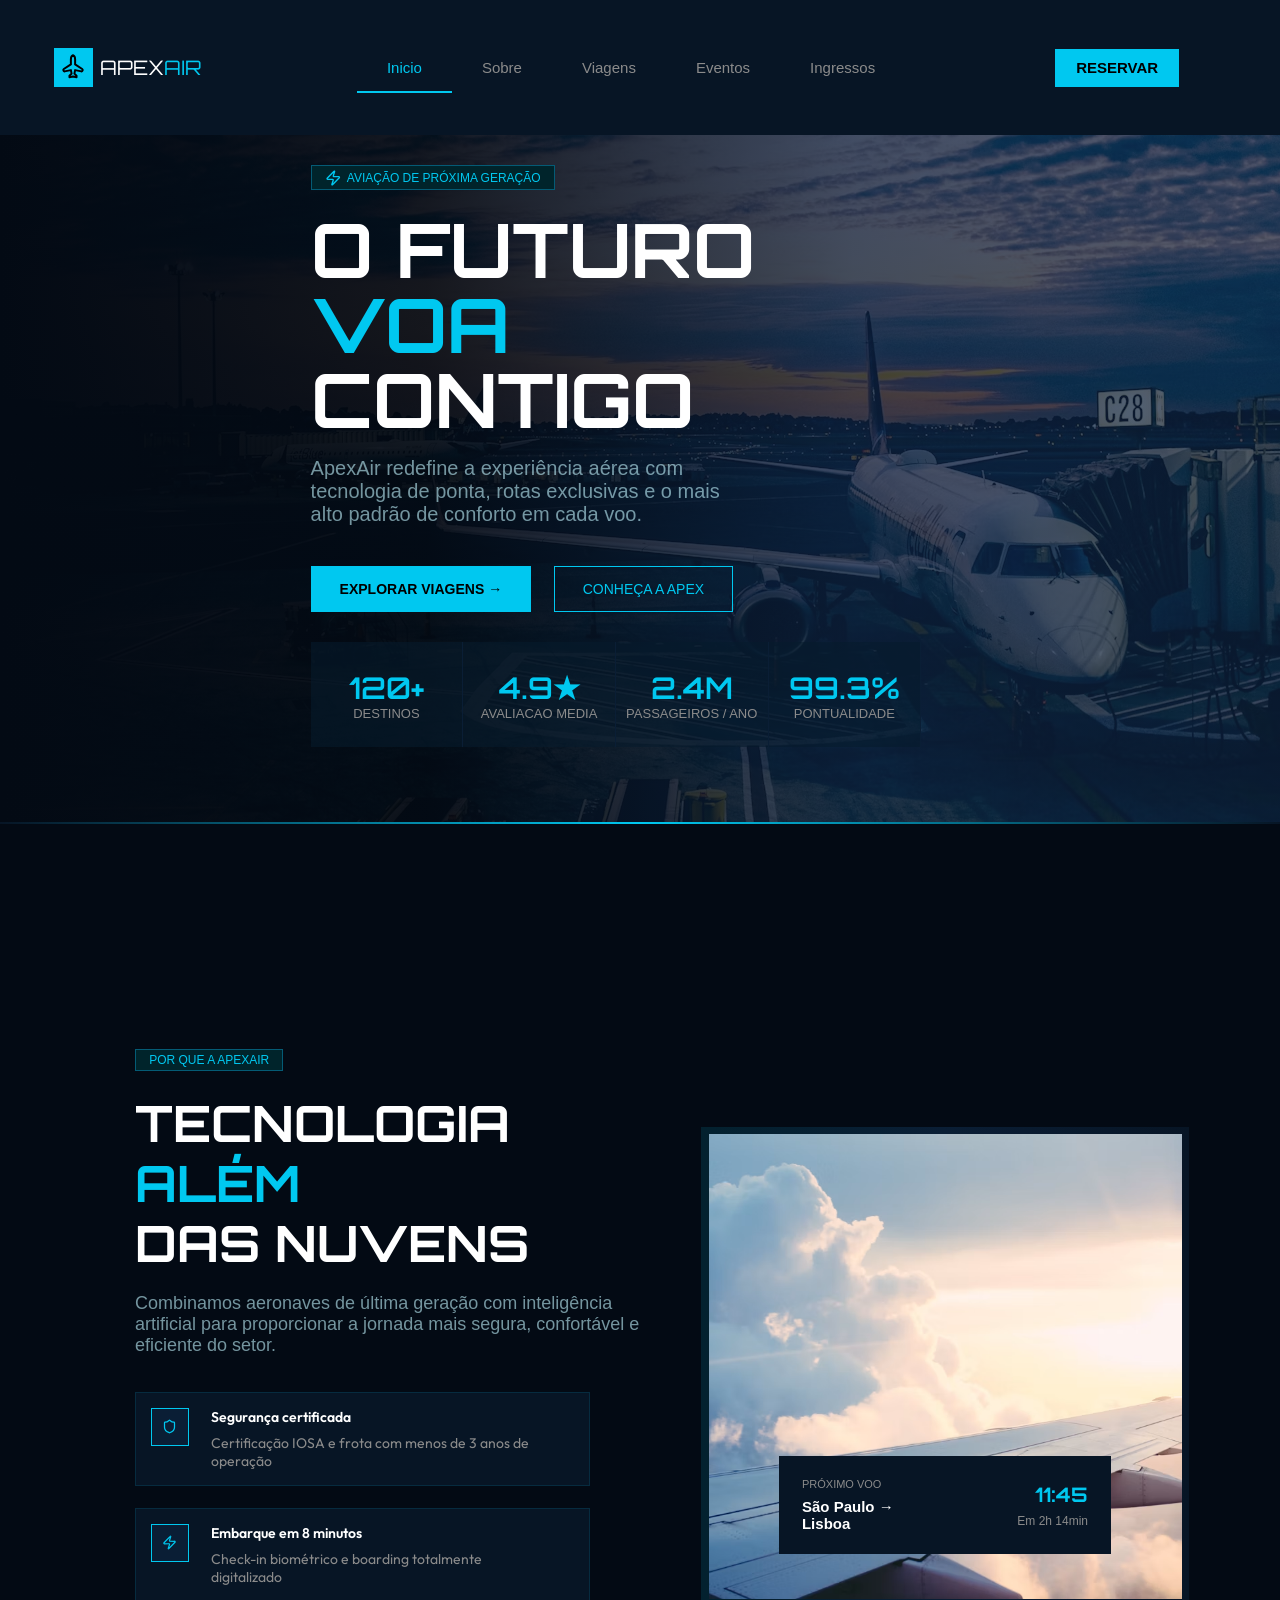
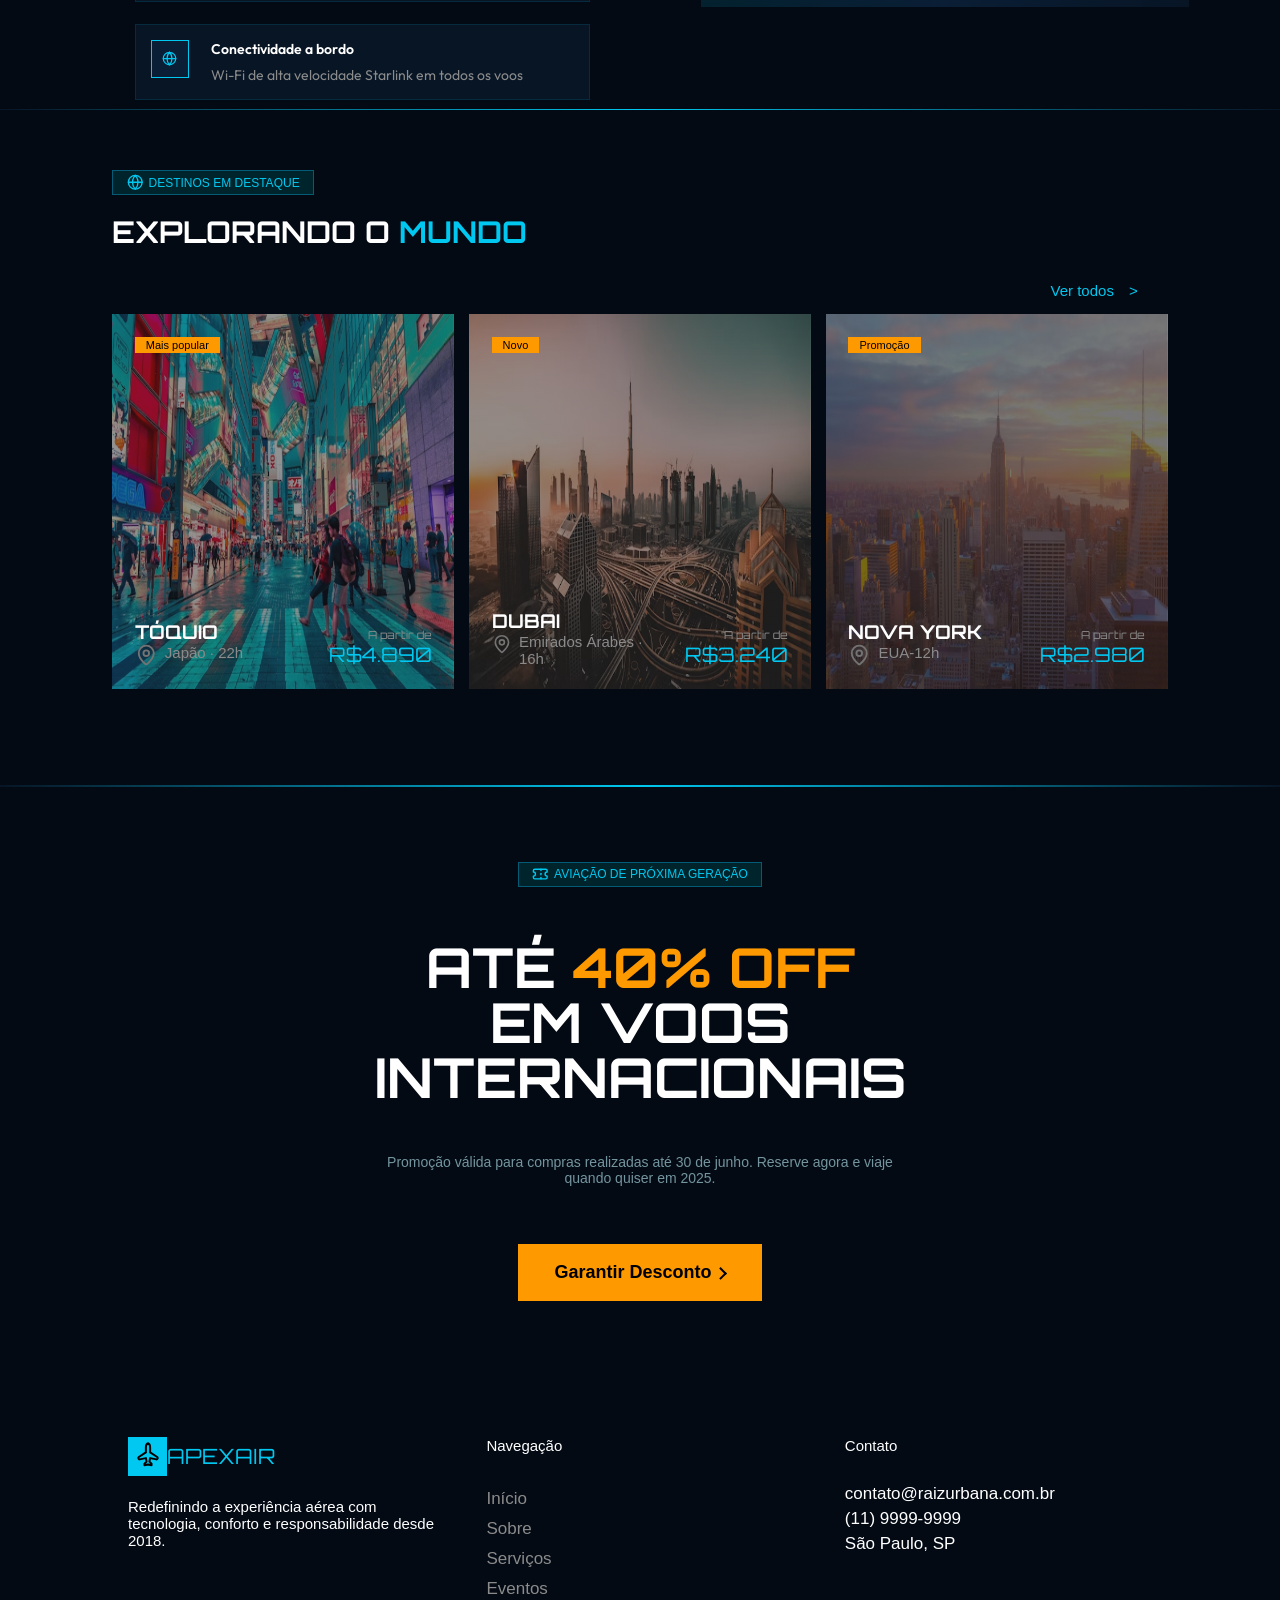
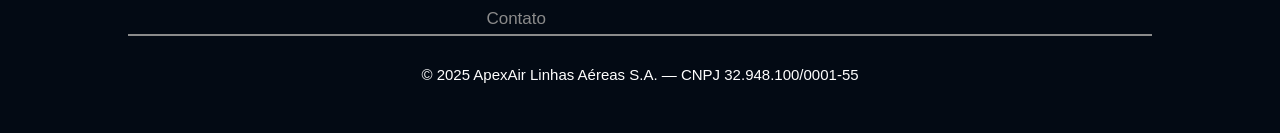
<file: index.html>
<!DOCTYPE html>
<html lang="pt-br">

<head>
    <meta charset="UTF-8">
    <meta name="viewport" content="width=device-width, initial-scale=1.0">
    <link rel="preconnect" href="https://fonts.googleapis.com">
    <link rel="preconnect" href="https://fonts.gstatic.com" crossorigin>
    <link href="https://fonts.googleapis.com/css2?family=Orbitron:wght@400..900&display=swap" rel="stylesheet">
    <link rel="preconnect" href="https://fonts.googleapis.com">
    <link rel="preconnect" href="https://fonts.gstatic.com" crossorigin>
    <link href="https://fonts.googleapis.com/css2?family=Outfit:wght@100..900&display=swap" rel="stylesheet">
    <link rel="preconnect" href="https://fonts.googleapis.com">
    <link rel="preconnect" href="https://fonts.gstatic.com" crossorigin>
    <link
        href="https://fonts.googleapis.com/css2?family=DM+Mono:ital,wght@0,300;0,400;0,500;1,300;1,400;1,500&display=swap"
        rel="stylesheet">
    <link rel="stylesheet" href="CSS/cabecalho.css">
    <link rel="stylesheet" href="CSS/css-geral.css">
    <link rel="stylesheet" href="CSS/style.css">
    <link rel="stylesheet" href="CSS/footer.css">
    <title>Inicio</title>
</head>

<body>
    <header class="cabecalho" id="container-menu"></header>
    <section class="sessao-inicio pad">
        <div class="container">
            <div class="conteudo-inicio">
                <div class="faixa-mensagem">
                    <span class="icone"><svg xmlns="http://www.w3.org/2000/svg" width="24" height="24"
                            viewBox="0 0 24 24" fill="none" stroke="#00c8f0" stroke-width="2" stroke-linecap="round"
                            stroke-linejoin="round" class="lucide lucide-zap w-4 h-4 text-[#00c8f0]"
                            data-fg-d3bl89="0.8:1.44306:/src/app/App.tsx:232:21:9266:45:e:f.icon"
                            data-fgid-d3bl89=":r2d:">
                            <path
                                d="M4 14a1 1 0 0 1-.78-1.63l9.9-10.2a.5.5 0 0 1 .86.46l-1.92 6.02A1 1 0 0 0 13 10h7a1 1 0 0 1 .78 1.63l-9.9 10.2a.5.5 0 0 1-.86-.46l1.92-6.02A1 1 0 0 0 11 14z">
                            </path>
                        </svg>
                    </span>
                    <p>Aviação de próxima geração</p>
                </div>
                <h1 class="title-sessao">
                    O FUTURO <br>
                    <span class="color-blue">VOA</span> <br>
                    CONTIGO
                </h1>
                <p class="subtitle-sessao">
                    ApexAir redefine a experiência aérea com tecnologia de ponta, rotas
                    exclusivas e o mais alto padrão de conforto em cada voo.
                </p>
                <div class="faixa-botoes">
                    <a href="" class="explorar-viagens botao-r"><b>Explorar viagens &#8594;</b></a>
                    <a href="" class="botao-r conhecer-apex">Conheça a Apex</a>
                </div>
                <article class="box-estatisticas">
                    <div class="container">
                        <div class="estatistica-itens">
                            <div class="bloco-estisticas">
                                <div class="estatisticas destinos">
                                    <p class="name-estatistic">120+</p>
                                    <p>Destinos</p>
                                </div>
                                <div class="estatisticas">
                                    <p class="name-estatistic avaliacao">4.9<span class="estrela">&#9733;</span></p>
                                    <p>Avaliacao media</p>
                                </div>
                            </div>
                            <div class="bloco-estisticas">
                                <div class="estatisticas passageiros">
                                    <p class="name-estatistic">2.4M</p>
                                    <p>Passageiros / ano</p>
                                </div>
                                <div class="estatisticas pontualidade">
                                    <p class="name-estatistic">99.3%</p>
                                    <p>Pontualidade</p>
                                </div>
                            </div>
                        </div>
                    </div>
                </article>
            </div>
        </div>
    </section>
    <div class="linha-sessao"></div>
    <main class="conteudo-principal">
        <section class="sessao-sobre">
            <div class="container">
                <section class="conteudo-sobre">
                    <div class="faixa-mensagem">
                        <p>Por que a ApexAir
                        </p>
                    </div>
                    <h2 class="title-sessao">TECNOLOGIA
                        <br>
                        <span class="color-blue">ALÉM</span>
                        <br>
                        DAS NUVENS
                    </h2>
                    <p class="subtitle-sessao">Combinamos aeronaves de última geração com inteligência artificial para
                        proporcionar a jornada mais segura, confortável e eficiente do setor.</p>
                    <article class="caixa-cards-sobre">
                        <div class="card-1 card-sobre">
                            <span class="icone-card"><svg xmlns="http://www.w3.org/2000/svg" width="" height=""
                                    viewBox="0 0 24 24" fill="none" stroke="currentColor" stroke-width="2"
                                    stroke-linecap="round" stroke-linejoin="round"
                                    class="lucide lucide-shield w-4 h-4 text-[#00c8f0]">
                                    <path
                                        d="M20 13c0 5-3.5 7.5-7.66 8.95a1 1 0 0 1-.67-.01C7.5 20.5 4 18 4 13V6a1 1 0 0 1 1-1c2 0 4.5-1.2 6.24-2.72a1.17 1.17 0 0 1 1.52 0C14.51 3.81 17 5 19 5a1 1 0 0 1 1 1z">
                                    </path>
                                </svg></span>
                            <div class="content-card">
                                <p class="tema-card"><b>Segurança certificada</b></p>
                                <p>Certificação IOSA e frota com menos de 3 anos de operação</p>
                            </div>
                        </div>
                        <div class="card-2 card-sobre">
                            <span class="icone-card"><svg xmlns="http://www.w3.org/2000/svg" width="" height=""
                                    viewBox="0 0 24 24" fill="none" stroke="currentColor" stroke-width="2"
                                    stroke-linecap="round" stroke-linejoin="round"
                                    class="lucide lucide-zap w-4 h-4 text-[#00c8f0]">
                                    <path
                                        d="M4 14a1 1 0 0 1-.78-1.63l9.9-10.2a.5.5 0 0 1 .86.46l-1.92 6.02A1 1 0 0 0 13 10h7a1 1 0 0 1 .78 1.63l-9.9 10.2a.5.5 0 0 1-.86-.46l1.92-6.02A1 1 0 0 0 11 14z">
                                    </path>
                                </svg></span>
                            <div class="content-card">
                                <p class="tema-card"><b>Embarque em 8 minutos</b></p>
                                <p>Check-in biométrico e boarding totalmente digitalizado</p>
                            </div>
                        </div>
                        <div class="card-3 card-sobre">
                            <span class="icone-card"><svg xmlns="http://www.w3.org/2000/svg" width="" height=""
                                    viewBox="0 0 24 24" fill="none" stroke="currentColor" stroke-width="2"
                                    stroke-linecap="round" stroke-linejoin="round"
                                    class="lucide lucide-globe w-4 h-4 text-[#00c8f0]">
                                    <circle cx="12" cy="12" r="10"></circle>
                                    <path d="M12 2a14.5 14.5 0 0 0 0 20 14.5 14.5 0 0 0 0-20"></path>
                                    <path d="M2 12h20"></path>
                                </svg></span>
                            <div class="content-card">
                                <p class="tema-card"><b>Conectividade a bordo</b></p>
                                <p>Wi-Fi de alta velocidade Starlink em todos os voos</p>
                            </div>
                        </div>
                    </article>
                </section>
                <section class="img-sobre">
                    <div class="container">
                        <article class="conteudo-subsessao-img">
                            <div class="img-flutuante">
                                <div class="bloco-descricao-voo">
                                    <div class="bloco-description">
                                        <span>Próximo voo</span>
                                        <p><b>São Paulo → Lisboa</b></p>
                                    </div>
                                    <div class="bloco-description">
                                        <span class="horario">11:45</span>
                                        <p class="tempo-viagem">Em 2h 14min</p>
                                    </div>
                                </div>
                        </article>
                    </div>
                </section>
            </div>
        </section>
        <div class="linha-sessao"></div>
        <section class="sessao-eventos">
            <div class="container">
                <article class="conteudo-sessao">
                    <div class="faixa-mensagem">
                        <span class="icone"><svg xmlns="http://www.w3.org/2000/svg" width="" height=""
                                viewBox="0 0 24 24" fill="none" stroke="currentColor" stroke-width="2"
                                stroke-linecap="round" stroke-linejoin="round"
                                class="lucide lucide-globe w-4 h-4 text-[#00c8f0]">
                                <circle cx="12" cy="12" r="10"></circle>
                                <path d="M12 2a14.5 14.5 0 0 0 0 20 14.5 14.5 0 0 0 0-20"></path>
                                <path d="M2 12h20"></path>
                            </svg></span>
                        <p>Destinos em destaque</p>
                    </div>
                    <h2 class="title-sessao">explorando o <span class="color-blue">mundo</span>
                    </h2>
                    <a href="" class="ver-mais">
                        <p>Ver todos</p> <span>></span>
                    </a>
                    <article class="container-cards">
                        <div class="card-evento card-1">
                            <div class="mensagem-card">
                                <p>Mais popular</p>
                            </div>
                            <div class="content-card-evento">
                                <div class="informacoes-card">
                                    <p class="destino-viagem"><b>tóquio</b></p>
                                    <p class="pais"><span class="icone"><svg xmlns="http://www.w3.org/2000/svg"
                                                width="24" height="24" viewBox="0 0 24 24" fill="none" stroke="#737373"
                                                stroke-width="2" stroke-linecap="round" stroke-linejoin="round"
                                                class="lucide lucide-map-pin-icon lucide-map-pin">
                                                <path
                                                    d="M20 10c0 4.993-5.539 10.193-7.399 11.799a1 1 0 0 1-1.202 0C9.539 20.193 4 14.993 4 10a8 8 0 0 1 16 0" />
                                                <circle cx="12" cy="10" r="3" />
                                            </svg></span>
                                        Japão · 22h</p>
                                </div>
                                <div class="informacoes-card">
                                    <p class="preco-viagem">A partir de <br>
                                        <span class="preco-valor">R$4.890</span>
                                    </p>
                                </div>
                            </div>
                        </div>
                        <div class="card-evento card-2">
                            <div class="mensagem-card">
                                <p>Novo</p>
                            </div>
                            <div class="content-card-evento">
                                <div class="informacoes-card">
                                    <p class="destino-viagem"><b>Dubai</b></p>
                                    <p class="pais"><span class="icone"><svg xmlns="http://www.w3.org/2000/svg"
                                                width="24" height="24" viewBox="0 0 24 24" fill="none" stroke="#737373"
                                                stroke-width="2" stroke-linecap="round" stroke-linejoin="round"
                                                class="lucide lucide-map-pin-icon lucide-map-pin">
                                                <path
                                                    d="M20 10c0 4.993-5.539 10.193-7.399 11.799a1 1 0 0 1-1.202 0C9.539 20.193 4 14.993 4 10a8 8 0 0 1 16 0" />
                                                <circle cx="12" cy="10" r="3" />
                                            </svg>
                                        </span>
                                        Emirados Árabes · 16h
                                    </p>
                                </div>
                                <div class="informacoes-card">
                                    <p class="preco-viagem">A partir de <br>
                                        <span class="preco-valor">R$3.240</span>
                                    </p>
                                </div>
                            </div>
                        </div>
                        <div class="card-evento card-3">
                            <div class="mensagem-card">
                                <p>Promoção</p>
                            </div>
                            <div class="content-card-evento">
                                <div class="informacoes-card">
                                    <p class="destino-viagem"><b>Nova York</b></p>
                                    <p class="pais"><span class="icone"><svg xmlns="http://www.w3.org/2000/svg"
                                                width="24" height="24" viewBox="0 0 24 24" fill="none" stroke="#737373"
                                                stroke-width="2" stroke-linecap="round" stroke-linejoin="round"
                                                class="lucide lucide-map-pin-icon lucide-map-pin">
                                                <path
                                                    d="M20 10c0 4.993-5.539 10.193-7.399 11.799a1 1 0 0 1-1.202 0C9.539 20.193 4 14.993 4 10a8 8 0 0 1 16 0" />
                                                <circle cx="12" cy="10" r="3" />
                                            </svg></span>
                                        EUA-12h</p>
                                </div>
                                <div class="informacoes-card">
                                    <p class="preco-viagem">A partir de <br>
                                        <span class="preco-valor">R$2.980</span>
                                    </p>
                                </div>
                            </div>
                        </div>
                    </article>
                </article>
            </div>
        </section>
        <div class="linha-sessao"></div>
        <section class="sessao-promo">
            <div class="container">
                <div class="faixa-mensagem">
                    <span class="icone"><svg xmlns="http://www.w3.org/2000/svg" width="24" height="24"
                            viewBox="0 0 24 24" fill="none" stroke="currentColor" stroke-width="2"
                            stroke-linecap="round" stroke-linejoin="round" class="lucide lucide-ticket w-3 h-3">
                            <path
                                d="M2 9a3 3 0 0 1 0 6v2a2 2 0 0 0 2 2h16a2 2 0 0 0 2-2v-2a3 3 0 0 1 0-6V7a2 2 0 0 0-2-2H4a2 2 0 0 0-2 2Z">
                            </path>
                            <path d="M13 5v2"></path>
                            <path d="M13 17v2"></path>
                            <path d="M13 11v2"></path>
                        </svg></span>
                    <p>Aviação de próxima geração</p>
                </div>
                <h2 class="title-sessao">
                    ATÉ <span class="color-yellow">40% OFF</span> <br>
                    EM VOOS <br> INTERNACIONAIS
                </h2>
                <p class="subtitle-sessao">
                    Promoção válida para compras realizadas até 30 de junho. Reserve agora e
                    viaje quando quiser em 2025.
                </p>
                <a href="#" class="btn-desconto"><strong>Garantir Desconto <span
                            class="seta-esquerda"></span></strong></a>
            </div>
        </section>
    </main>
    <footer id="footer-site">
        <div class="container-footer">
            <div class="column-footer">
                <div class="logo-footer d-flex">
                    <a href="/" class="link-logo logo">
                        <span class="caixa-icone">
                            <svg xmlns="http://www.w3.org/2000/svg" width="15" height="15" viewBox="0 0 24 24"
                                fill="none" stroke="currentColor" stroke-width="2" stroke-linecap="round"
                                stroke-linejoin="round" class="lucide lucide-plane w-4 h-4 text-[#030a14] -rotate-45"
                                data-fg-d3bl7="0.8:1.44306:/src/app/App.tsx:59:13:1560:55:e:Plane::::::EEKI"
                                data-fgid-d3bl7=":r6:">
                                <path
                                    d="M17.8 19.2 16 11l3.5-3.5C21 6 21.5 4 21 3c-1-.5-3 0-4.5 1.5L13 8 4.8 6.2c-.5-.1-.9.1-1.1.5l-.3.5c-.2.5-.1 1 .3 1.3L9 12l-2 3H4l-1 1 3 2 2 3 1-1v-3l3-2 3.5 5.3c.3.4.8.5 1.3.3l.5-.2c.4-.3.6-.7.5-1.2z">
                                </path>
                            </svg>
                        </span>
                        <p>
                            APEX<span>AIR</span>
                        </p>
                    </a>
                </div>
                <p class="subtitle-logo">
                    Redefinindo a experiência aérea com tecnologia, conforto e responsabilidade desde 2018.
                </p>
            </div>
            <div class="column-footer">
                <div class="navegacao">
                    <h3>Navegação</h3>
                    <ul class="paginas-links">
                        <li><a href="#">Início</a></li>
                        <li><a href="#">Sobre</a></li>
                        <li><a href="#">Serviços</a></li>
                        <li><a href="#">Eventos</a></li>
                        <li><a href="#">Contato</a></li>
                    </ul>
                </div>
            </div>
            <div class="column-footer">
                <div class="contato">
                    <h3>Contato</h3>
                    <p>contato@raizurbana.com.br</p>
                    <p>(11) 9999-9999</p>
                    <p>São Paulo, SP</p>
                </div>
            </div>
        </div>
        <p class="footer-copyright">© 2025 ApexAir Linhas Aéreas S.A. — CNPJ 32.948.100/0001-55</p>
    </footer>

    <script src="js/cabecalho.js"></script>
</body>

</html>
</file>
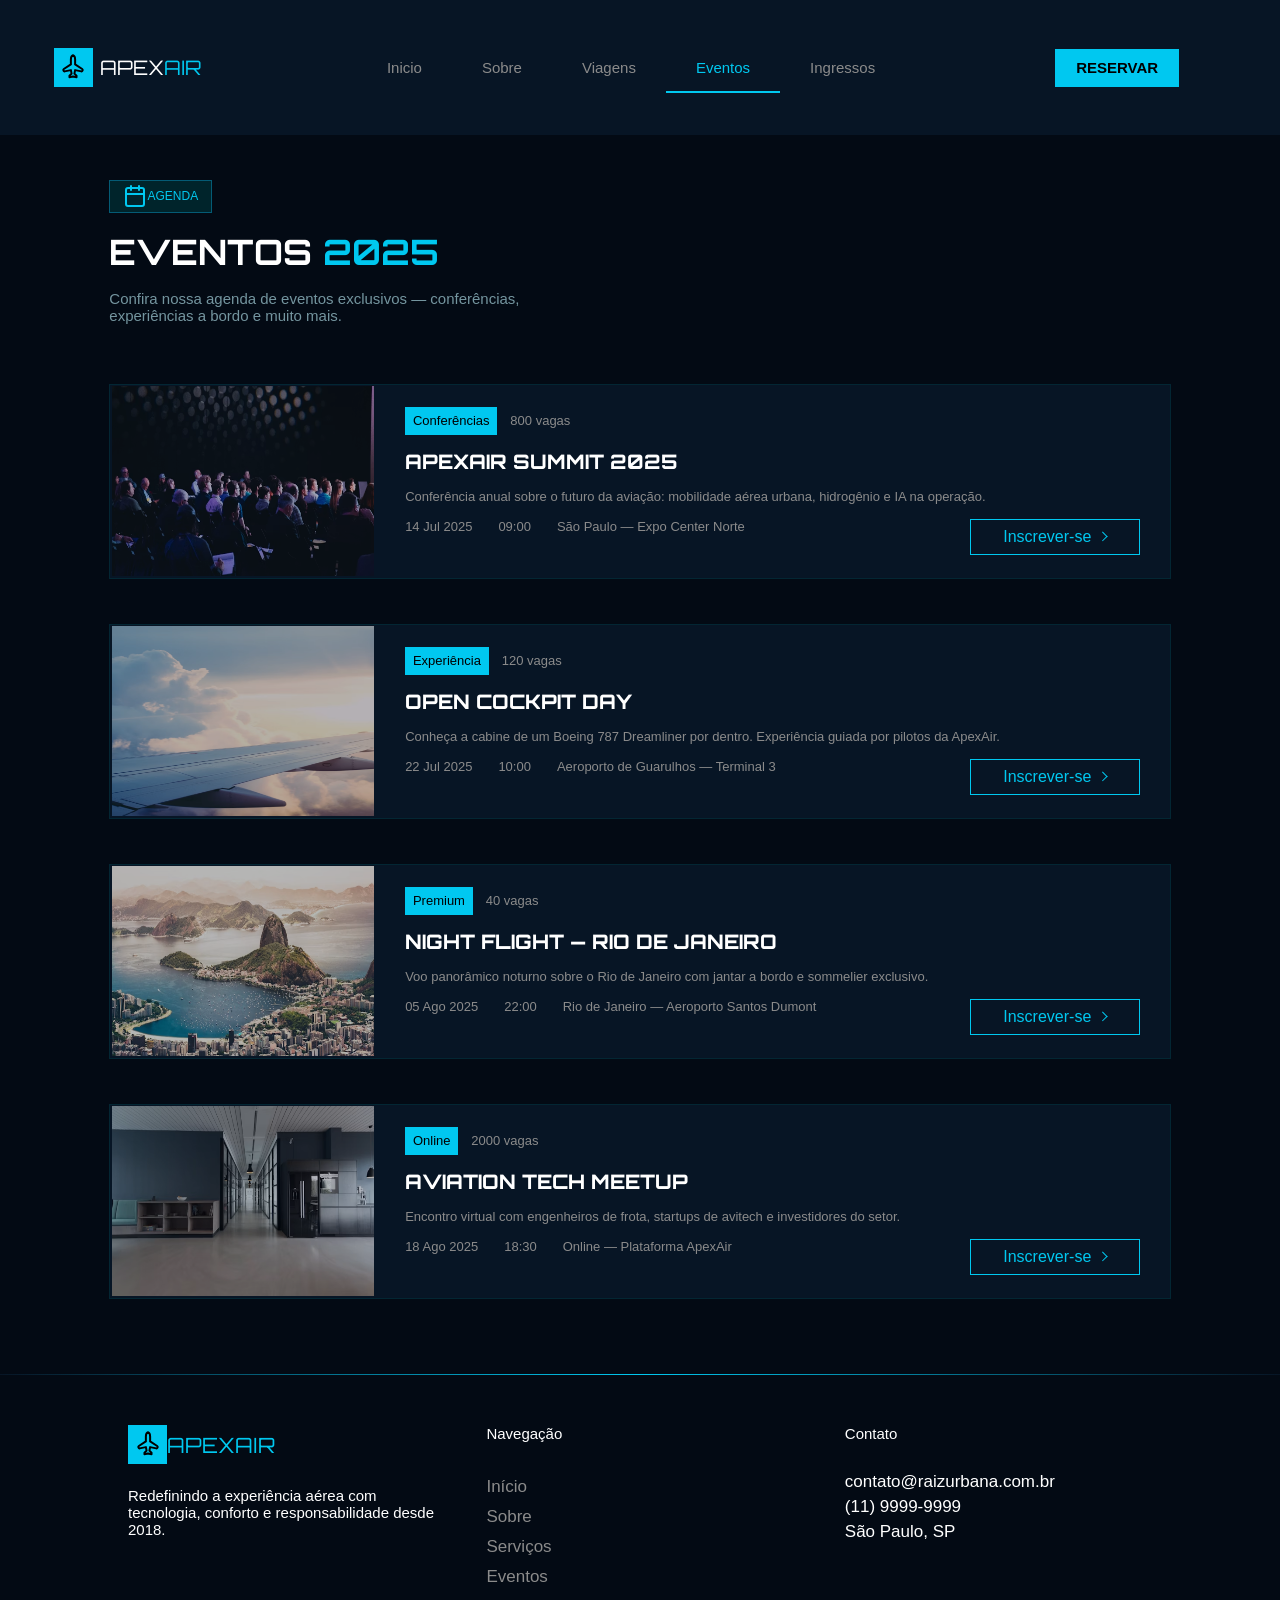
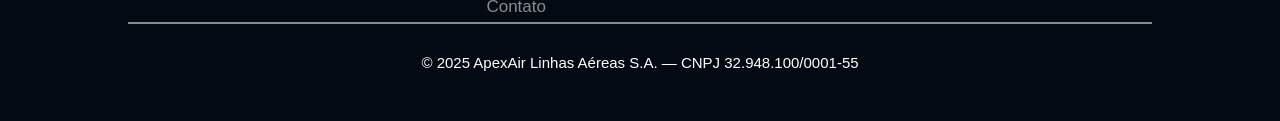
<file: paginas/eventos.html>
<!DOCTYPE html>
<html lang="pt-br">

<head>
    <meta charset="UTF-8">
    <meta name="viewport" content="width=device-width, initial-scale=1.0">
    <link rel="preconnect" href="https://fonts.googleapis.com">
    <link rel="preconnect" href="https://fonts.gstatic.com" crossorigin>
    <link href="https://fonts.googleapis.com/css2?family=Orbitron:wght@400..900&display=swap" rel="stylesheet">
    <link rel="preconnect" href="https://fonts.googleapis.com">
    <link rel="preconnect" href="https://fonts.gstatic.com" crossorigin>
    <link href="https://fonts.googleapis.com/css2?family=Outfit:wght@100..900&display=swap" rel="stylesheet">
    <link rel="preconnect" href="https://fonts.googleapis.com">
    <link rel="preconnect" href="https://fonts.gstatic.com" crossorigin>
    <link
        href="https://fonts.googleapis.com/css2?family=DM+Mono:ital,wght@0,300;0,400;0,500;1,300;1,400;1,500&display=swap"
        rel="stylesheet">
    <link rel="stylesheet" href="../CSS/cabecalho.css">
    <link rel="stylesheet" href="../CSS/css-geral.css">
    <link rel="stylesheet" href="../CSS/eventos.css">
    <link rel="stylesheet" href="../CSS/footer.css">
    <title>Eventos</title>
</head>

<body>
    <header id="container-menu" class="cabecalho"></header>

    <main class="conteudo-principal">
        <section class="sessao-eventos_inicio sessao">
            <article class="container">
                <div class="cabecalho-sessao">
                    <div class="faixa-mensagem">
                        <svg xmlns="http://www.w3.org/2000/svg" width="24" height="24" viewBox="0 0 24 24" fill="none"
                            stroke="currentColor" stroke-width="2" stroke-linecap="round" stroke-linejoin="round"
                            class="lucide lucide-calendar w-3 h-3"
                            data-fg-d3bl285="0.8:1.44306:/src/app/App.tsx:660:14:29745:32:e:Calendar::::::Bbz4"
                            data-fgid-d3bl285=":ria:">
                            <path d="M8 2v4"></path>
                            <path d="M16 2v4"></path>
                            <rect width="18" height="18" x="3" y="4" rx="2"></rect>
                            <path d="M3 10h18"></path>
                        </svg>
                        </span>
                        <p>Agenda</p>
                    </div>
                    <h2 class="title-sessao">
                        Eventos
                        <span class="color-blue">2025</span>
                    </h2>
                    <p class="subtitle-sessao">
                        Confira nossa agenda de eventos exclusivos — conferências, experiências a bordo e muito mais.
                    </p>
                </div>
                <div class="container-cards">
                    <div class="card-evento">
                        <div class="bloco-img">
                            <img src="../imagens/conferencia-card.avif" alt="">
                        </div>
                        <div class="conteudo-card">
                            <div class="container">
                                <div class="linha-inicial__container">
                                    <p class="ind-card">Conferências</p>
                                    <p class="n_vagas">800 vagas</p>
                                </div>
                                <h3 class="title-card">
                                    ApexAir Summit 2025
                                </h3>
                                <p class="subtitle-card">
                                    Conferência anual sobre o futuro da aviação: mobilidade aérea urbana, hidrogênio e
                                    IA na operação.
                                </p>
                                <div class="viagem-card__container">
                                    <div class="informacoes-viagem">
                                        <div class="data">
                                            <p>14 Jul 2025</p>
                                        </div>
                                        <div class="horario">
                                            <p>09:00
                                            </p>
                                        </div>
                                        <div class="local">
                                            <p>São Paulo — Expo Center Norte
                                            </p>
                                        </div>
                                    </div>
                                    <div class="container-btn">
                                        <a href="ingressos.html" class="btn-inscrever-se">Inscrever-se <span
                                                class="seta-esquerda"></span></a>
                                    </div>
                                </div>
                            </div>
                        </div>
                    </div>
                    <div class="card-evento">
                        <div class="bloco-img">
                            <img src="../imagens/img-sessao-sobre.avif" alt="">
                        </div>
                        <div class="conteudo-card">
                            <div class="container">
                                <div class="linha-inicial__container">
                                    <p class="ind-card">Experiência</p>
                                    <p class="n_vagas">120 vagas</p>
                                </div>
                                <h3 class="title-card">
                                    Open Cockpit Day </h3>
                                <p class="subtitle-card">
                                    Conheça a cabine de um Boeing 787 Dreamliner por dentro. Experiência guiada por
                                    pilotos
                                    da ApexAir.
                                </p>
                                <div class="viagem-card__container">
                                    <div class="informacoes-viagem">
                                        <div class="data">
                                            <p>22 Jul 2025</p>
                                        </div>
                                        <div class="horario">
                                            <p>10:00
                                            </p>
                                        </div>
                                        <div class="local">
                                            <p>Aeroporto de Guarulhos — Terminal 3
                                            </p>
                                        </div>
                                    </div>
                                    <div class="container-btn">
                                        <a href="ingressos.html" class="btn-inscrever-se">Inscrever-se <span
                                                class="seta-esquerda"></span></a>
                                    </div>
                                </div>
                            </div>
                        </div>
                    </div>
                    <div class="card-evento">
                        <div class="bloco-img">
                            <img src="../imagens/premium-card.avif" alt="">
                        </div>
                        <div class="conteudo-card">
                            <div class="container">
                                <div class="linha-inicial__container">
                                    <p class="ind-card">Premium</p>
                                    <p class="n_vagas">40 vagas</p>
                                </div>
                                <h3 class="title-card">
                                    Night Flight — Rio de Janeiro
                                </h3>
                                <p class="subtitle-card">
                                    Voo panorâmico noturno sobre o Rio de Janeiro com jantar a bordo e sommelier
                                    exclusivo.
                                </p>
                                <div class="viagem-card__container">
                                    <div class="informacoes-viagem">
                                        <div class="data">
                                            <p>05 Ago 2025
                                            </p>
                                        </div>
                                        <div class="horario">
                                            <p>22:00</p>
                                        </div>
                                        <div class="local">
                                            <p>Rio de Janeiro — Aeroporto Santos Dumont</p>
                                        </div>
                                    </div>
                                    <div class="container-btn">
                                        <a href="ingressos.html" class="btn-inscrever-se">Inscrever-se <span
                                                class="seta-esquerda"></span></a>
                                    </div>
                                </div>
                            </div>
                        </div>
                    </div>
                    <div class="card-evento">
                        <div class="bloco-img">
                            <img src="../imagens/online-card.avif" alt="">
                        </div>
                        <div class="conteudo-card">
                            <div class="container">
                                <div class="linha-inicial__container">
                                    <p class="ind-card">Online</p>
                                    <p class="n_vagas">2000 vagas</p>
                                </div>
                                <h3 class="title-card">
                                    Aviation Tech Meetup
                                </h3>
                                <p class="subtitle-card">
                                    Encontro virtual com engenheiros de frota, startups de avitech e investidores do
                                    setor.
                                </p>
                                <div class="viagem-card__container">
                                    <div class="informacoes-viagem">
                                        <div class="data">
                                            <p>18 Ago 2025</p>
                                        </div>
                                        <div class="horario">
                                            <p>18:30</p>
                                        </div>
                                        <div class="local">
                                            <p>Online — Plataforma ApexAir</p>
                                        </div>
                                    </div>
                                    <div class="container-btn">
                                        <a href="ingressos.html" class="btn-inscrever-se">Inscrever-se <span
                                                class="seta-esquerda"></span></a>
                                    </div>
                                </div>
                            </div>
                        </div>
                    </div>
                </div>
            </article>
        </section>
    </main>

    <div class="linha-sessao"></div>
    <footer id="footer-site">
        <div class="container-footer">
            <div class="column-footer">
                <div class="logo-footer d-flex">
                    <a href="/" class="link-logo logo">
                        <span class="caixa-icone">
                            <svg xmlns="http://www.w3.org/2000/svg" width="15" height="15" viewBox="0 0 24 24"
                                fill="none" stroke="currentColor" stroke-width="2" stroke-linecap="round"
                                stroke-linejoin="round" class="lucide lucide-plane w-4 h-4 text-[#030a14] -rotate-45"
                                data-fg-d3bl7="0.8:1.44306:/src/app/App.tsx:59:13:1560:55:e:Plane::::::EEKI"
                                data-fgid-d3bl7=":r6:">
                                <path
                                    d="M17.8 19.2 16 11l3.5-3.5C21 6 21.5 4 21 3c-1-.5-3 0-4.5 1.5L13 8 4.8 6.2c-.5-.1-.9.1-1.1.5l-.3.5c-.2.5-.1 1 .3 1.3L9 12l-2 3H4l-1 1 3 2 2 3 1-1v-3l3-2 3.5 5.3c.3.4.8.5 1.3.3l.5-.2c.4-.3.6-.7.5-1.2z">
                                </path>
                            </svg>
                        </span>
                        <p>
                            APEX<span>AIR</span>
                        </p>
                    </a>
                </div>
                <p class="subtitle-logo">
                    Redefinindo a experiência aérea com tecnologia, conforto e responsabilidade desde 2018.
                </p>
            </div>
            <div class="column-footer">
                <div class="navegacao">
                    <h3>Navegação</h3>
                    <ul class="paginas-links">
                        <li><a href="#">Início</a></li>
                        <li><a href="#">Sobre</a></li>
                        <li><a href="#">Serviços</a></li>
                        <li><a href="#">Eventos</a></li>
                        <li><a href="#">Contato</a></li>
                    </ul>
                </div>
            </div>
            <div class="column-footer">
                <div class="contato">
                    <h3>Contato</h3>
                    <p>contato@raizurbana.com.br</p>
                    <p>(11) 9999-9999</p>
                    <p>São Paulo, SP</p>
                </div>
            </div>
        </div>
        <p class="footer-copyright">© 2025 ApexAir Linhas Aéreas S.A. — CNPJ 32.948.100/0001-55</p>
    </footer>

    <script src="../js/cabecalho.js"></script>
</body>

</html>
</file>
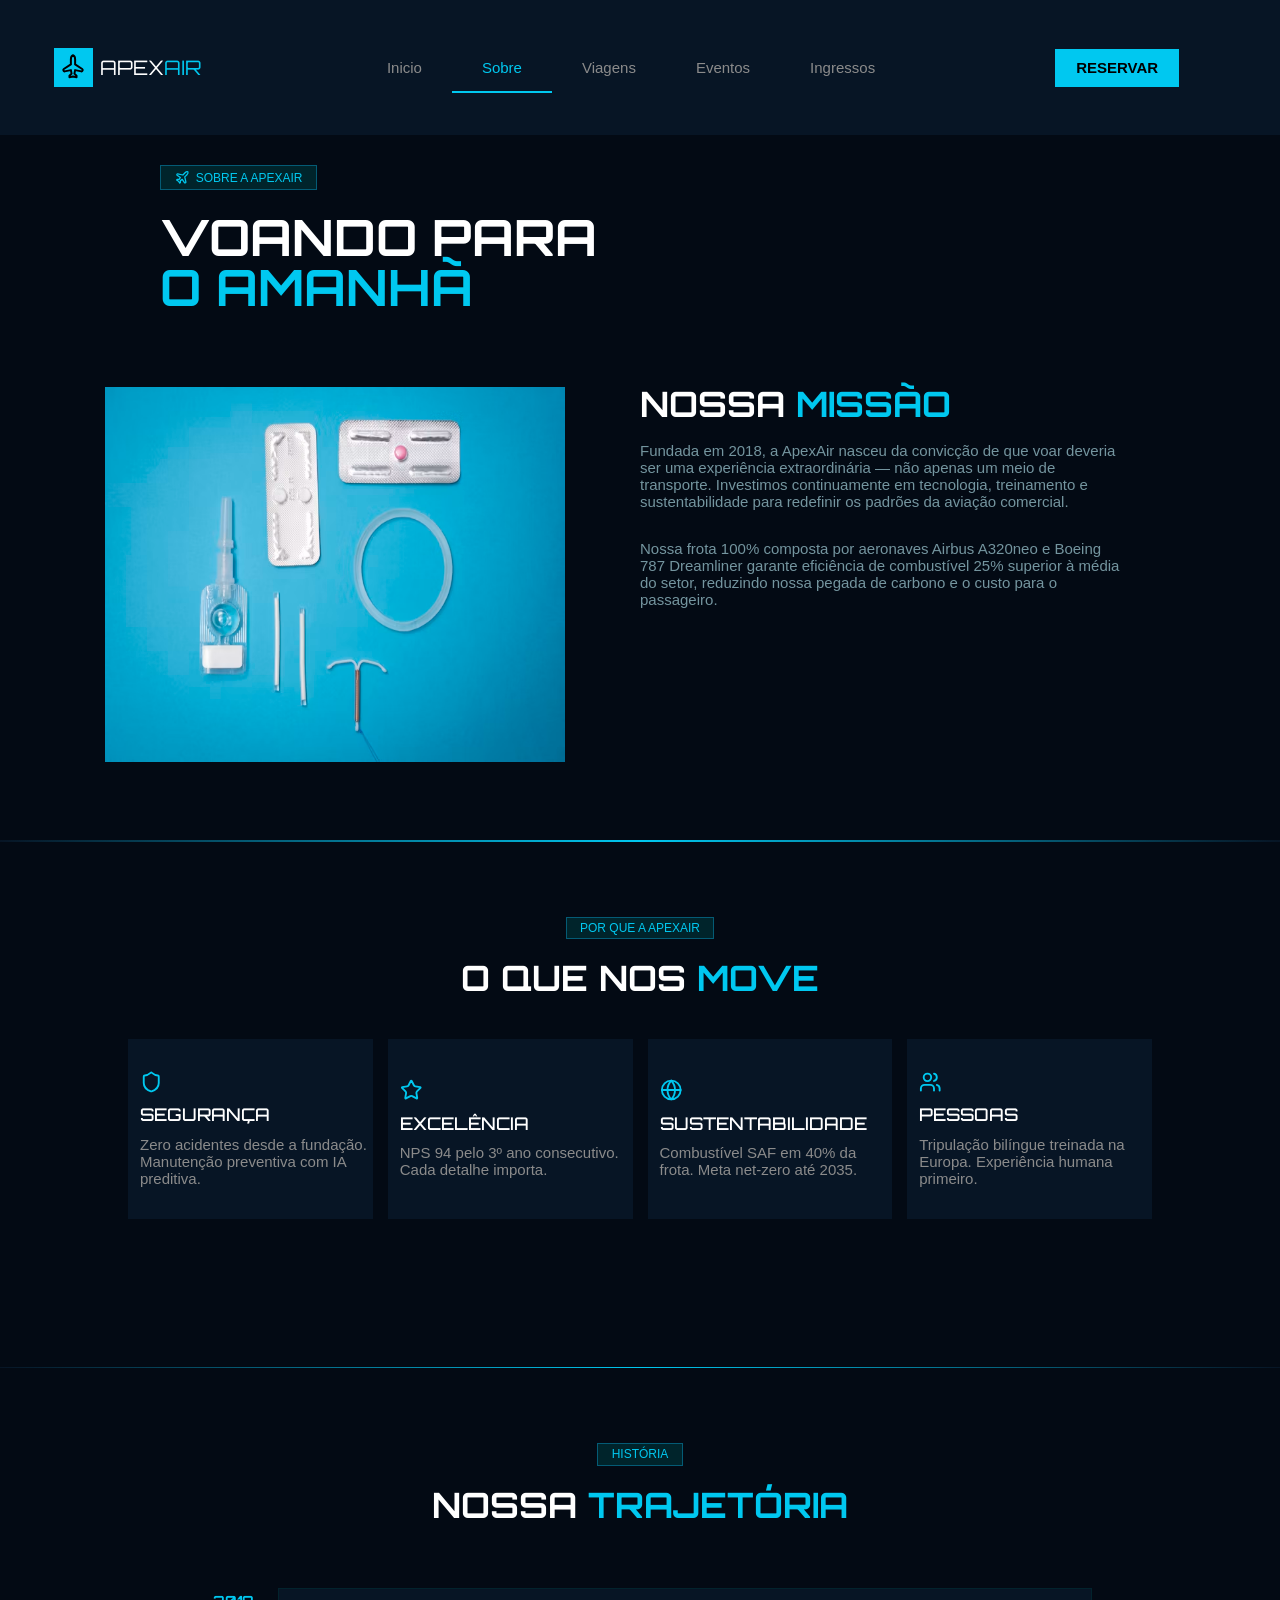
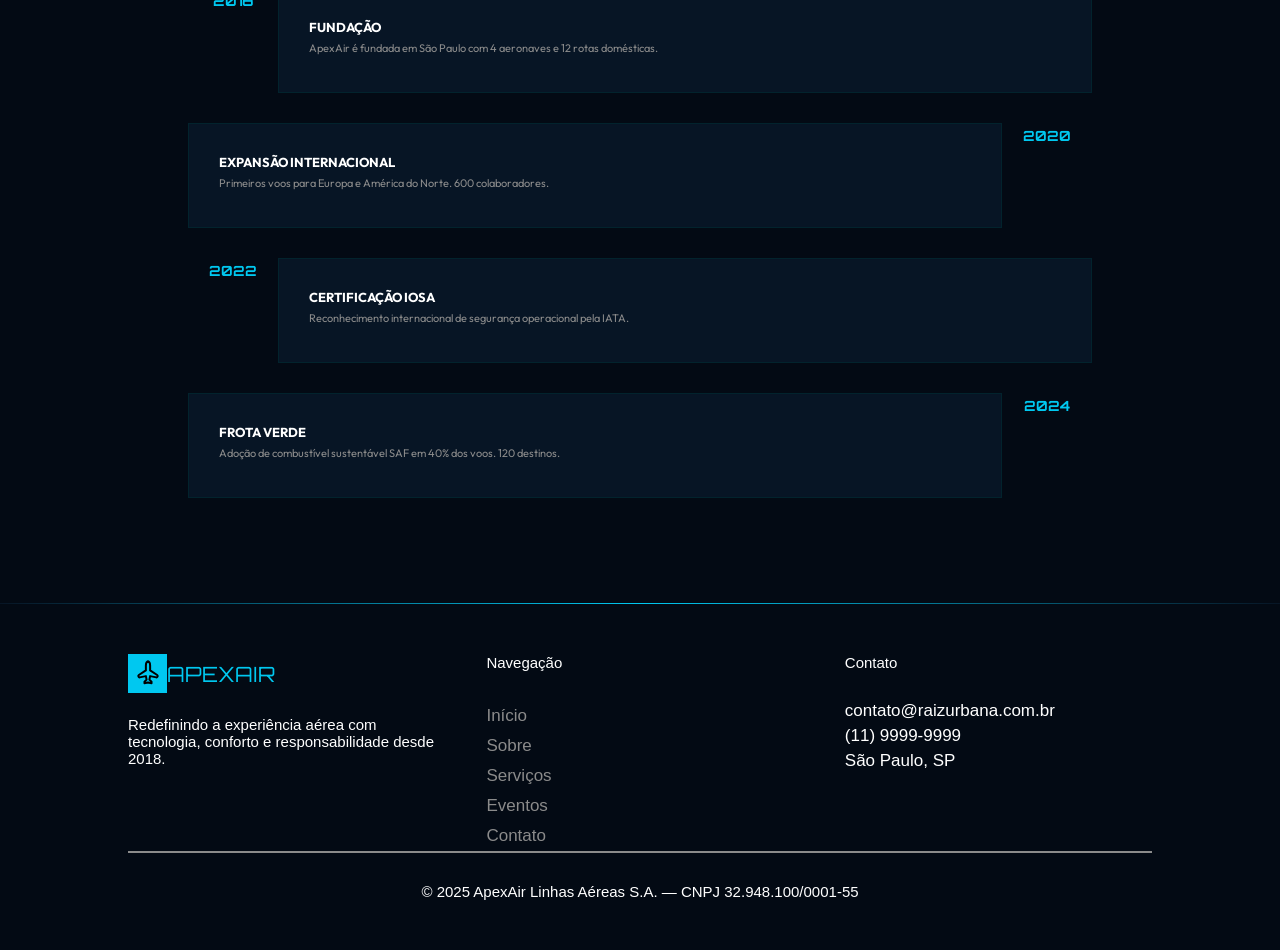
<file: paginas/sobre.html>
<!DOCTYPE html>
<html lang="pt-br">

<head>
    <meta charset="UTF-8">
    <meta name="viewport" content="width=device-width, initial-scale=1.0">
    <link rel="preconnect" href="https://fonts.googleapis.com">
    <link rel="preconnect" href="https://fonts.gstatic.com" crossorigin>
    <link href="https://fonts.googleapis.com/css2?family=Orbitron:wght@400..900&display=swap" rel="stylesheet">
    <link rel="preconnect" href="https://fonts.googleapis.com">
    <link rel="preconnect" href="https://fonts.gstatic.com" crossorigin>
    <link href="https://fonts.googleapis.com/css2?family=Outfit:wght@100..900&display=swap" rel="stylesheet">
    <link rel="preconnect" href="https://fonts.googleapis.com">
    <link rel="preconnect" href="https://fonts.gstatic.com" crossorigin>
    <link
        href="https://fonts.googleapis.com/css2?family=DM+Mono:ital,wght@0,300;0,400;0,500;1,300;1,400;1,500&display=swap"
        rel="stylesheet">
    <link rel="stylesheet" href="../CSS/cabecalho.css">
    <link rel="stylesheet" href="../CSS/css-geral.css">
    <link rel="stylesheet" href="../CSS/sobre.css">
    <link rel="stylesheet" href="../CSS/footer.css">
    <title>Sobre</title>
</head>

<body>
    <header class="cabecalho" id="container-menu"></header>

    <main class="conteudo-principal pad">
        <section class="sessao-nossa-missao sessao">
            <div class="container">
                <div class="conteudo-cabecalho-sessao">
                    <div class="faixa-mensagem">
                        <span class="icone">
                            <svg xmlns="http://www.w3.org/2000/svg" width="15" height="15" viewBox="0 0 24 24"
                                fill="none" stroke="currentColor" stroke-width="2" stroke-linecap="round"
                                stroke-linejoin="round" class="lucide lucide-plane w-4 h-4 text-[#030a14] -rotate-45"
                                data-fg-d3bl7="0.8:1.44306:/src/app/App.tsx:59:13:1560:55:e:Plane::::::EEKI"
                                data-fgid-d3bl7=":r6:">
                                <path
                                    d="M17.8 19.2 16 11l3.5-3.5C21 6 21.5 4 21 3c-1-.5-3 0-4.5 1.5L13 8 4.8 6.2c-.5-.1-.9.1-1.1.5l-.3.5c-.2.5-.1 1 .3 1.3L9 12l-2 3H4l-1 1 3 2 2 3 1-1v-3l3-2 3.5 5.3c.3.4.8.5 1.3.3l.5-.2c.4-.3.6-.7.5-1.2z">
                                </path>
                            </svg>
                        </span>
                        <p>Sobre a ApexAir</p>
                    </div>
                    <h2 class="title-sessao">
                        VOANDO PARA <br>
                        <span class="color-blue"> O AMANHÃ </span>
                    </h2>
                </div>
                <div class="conteudo-nossa-missao">
                    <div class="conteudo-img">
                        <img src="../imagens/imagem-sobre-inicio.avif" alt="">
                    </div>
                    <div class="sobre-associacao">
                        <h2 class="title-sessao">NOSSA <span class="color-blue">MISSÃO</span></h2>
                        <p class="texto-info subtitle-sessao">Fundada em 2018, a ApexAir nasceu da convicção de que voar
                            deveria ser uma experiência extraordinária — não apenas um meio de transporte. Investimos
                            continuamente em tecnologia, treinamento e sustentabilidade para redefinir os padrões da
                            aviação
                            comercial.
                        </p>
                        <p class="texto-info subtitle-sessao">
                            Nossa frota 100% composta por aeronaves Airbus A320neo e Boeing 787 Dreamliner garante
                            eficiência de combustível 25% superior à média do setor, reduzindo nossa pegada de carbono e
                            o
                            custo para o passageiro.
                        </p>
                    </div>
                </div>
            </div>
        </section>
        <div class="linha-sessao"></div>
        <section class="sessao-nossos-valores sessao">
            <div class="container">
                <div class="faixa-mensagem">
                    <p>Por que a ApexAir</p>
                </div>
                <h2 class="title-sessao">O QUE NOS <span class="color-blue">MOVE</span></h2>
                <div class="container-cards">
                    <div class="topicos-cards">
                        <span class="icone"><svg xmlns="http://www.w3.org/2000/svg" width="24" height="24"
                                viewBox="0 0 24 24" fill="none" stroke="#00c8f0" stroke-width="2" stroke-linecap="round"
                                stroke-linejoin="round" class="lucide lucide-shield w-6 h-6 text-[#00c8f0] mb-4"
                                data-fg-d3bl210="0.8:1.44306:/src/app/App.tsx:452:17:19820:50:e:v.icon"
                                data-fgid-d3bl210=":r24g:">
                                <path
                                    d="M20 13c0 5-3.5 7.5-7.66 8.95a1 1 0 0 1-.67-.01C7.5 20.5 4 18 4 13V6a1 1 0 0 1 1-1c2 0 4.5-1.2 6.24-2.72a1.17 1.17 0 0 1 1.52 0C14.51 3.81 17 5 19 5a1 1 0 0 1 1 1z">
                                </path>
                            </svg></span>
                        <h3 class="title-cards">Segurança</h3>
                        <p class="text-card">Zero acidentes desde a fundação. Manutenção preventiva com IA preditiva.
                        </p>
                    </div>
                    <div class="topicos-cards">
                        <span class="icone"><svg xmlns="http://www.w3.org/2000/svg" width="24" height="24"
                                viewBox="0 0 24 24" fill="none" stroke="#00c8f0" stroke-width="2" stroke-linecap="round"
                                stroke-linejoin="round" class="lucide lucide-star w-6 h-6 text-[#00c8f0] mb-4"
                                data-fg-d3bl210="0.8:1.44306:/src/app/App.tsx:452:17:19820:50:e:v.icon"
                                data-fgid-d3bl210=":r24k:">
                                <path
                                    d="M11.525 2.295a.53.53 0 0 1 .95 0l2.31 4.679a2.123 2.123 0 0 0 1.595 1.16l5.166.756a.53.53 0 0 1 .294.904l-3.736 3.638a2.123 2.123 0 0 0-.611 1.878l.882 5.14a.53.53 0 0 1-.771.56l-4.618-2.428a2.122 2.122 0 0 0-1.973 0L6.396 21.01a.53.53 0 0 1-.77-.56l.881-5.139a2.122 2.122 0 0 0-.611-1.879L2.16 9.795a.53.53 0 0 1 .294-.906l5.165-.755a2.122 2.122 0 0 0 1.597-1.16z">
                                </path>
                            </svg></span>
                        <h3 class="title-cards">Excelência</h3>
                        <p class="text-card">NPS 94 pelo 3º ano consecutivo. Cada detalhe importa.</p>
                    </div>
                    <div class="topicos-cards">
                        <span class="icone"><svg xmlns="http://www.w3.org/2000/svg" width="24" height="24"
                                viewBox="0 0 24 24" fill="none" stroke="#00c8f0" stroke-width="2" stroke-linecap="round"
                                stroke-linejoin="round" class="lucide lucide-globe w-6 h-6 text-[#00c8f0] mb-4"
                                data-fg-d3bl210="0.8:1.44306:/src/app/App.tsx:452:17:19820:50:e:v.icon"
                                data-fgid-d3bl210=":r24o:">
                                <circle cx="12" cy="12" r="10"></circle>
                                <path d="M12 2a14.5 14.5 0 0 0 0 20 14.5 14.5 0 0 0 0-20"></path>
                                <path d="M2 12h20"></path>
                            </svg></span>
                        <h3 class="title-cards">Sustentabilidade</h3>
                        <p class="text-card">Combustível SAF em 40% da frota. Meta net-zero até 2035.</p>
                    </div>
                    <div class="topicos-cards">
                        <span class="icone"><svg xmlns="http://www.w3.org/2000/svg" width="24" height="24"
                                viewBox="0 0 24 24" fill="none" stroke="#00c8f0" stroke-width="2" stroke-linecap="round"
                                stroke-linejoin="round" class="lucide lucide-users w-6 h-6 text-[#00c8f0] mb-4"
                                data-fg-d3bl210="0.8:1.44306:/src/app/App.tsx:452:17:19820:50:e:v.icon"
                                data-fgid-d3bl210=":r24s:">
                                <path d="M16 21v-2a4 4 0 0 0-4-4H6a4 4 0 0 0-4 4v2"></path>
                                <circle cx="9" cy="7" r="4"></circle>
                                <path d="M22 21v-2a4 4 0 0 0-3-3.87"></path>
                                <path d="M16 3.13a4 4 0 0 1 0 7.75"></path>
                            </svg></span>
                        <h3 class="title-cards">Pessoas</h3>
                        <p class="text-card">Tripulação bilíngue treinada na Europa. Experiência humana primeiro.</p>
                    </div>
                </div>
            </div>
        </section>
        <div class="linha-sessao"></div>
        <section class="sessao-historia sessao">
            <div class="container">
                <div class="faixa-mensagem">
                    <p>História</p>
                </div>
                <h2 class="title-sessao">NOSSA <span class="color-blue">TRAJETÓRIA</span></h2>
                <div class="linha-tempo__container">
                    <div class="linha-tempo-item linha-tempo__esquerda">
                        <div class="linha-tempo__ano"><b>2018</b></div>
                        <div class="linha-tempo__conteudo">
                            <h3>fundação</h3>
                            <p>ApexAir é fundada em São Paulo com 4 aeronaves e 12 rotas domésticas.</p>
                        </div>
                    </div>
                    <div class="linha-tempo-item linha-tempo__direita">
                        <div class="linha-tempo__ano"><b>2020</b></div>
                        <div class="linha-tempo__conteudo">
                            <h3>Expansão Internacional</h3>
                            <p>Primeiros voos para Europa e América do Norte. 600 colaboradores.</p>
                        </div>
                    </div>
                    <div class="linha-tempo-item linha-tempo__esquerda">
                        <div class="linha-tempo__ano"><b>2022</b></div>
                        <div class="linha-tempo__conteudo">
                            <h3>Certificação IOSA</h3>
                            <p>Reconhecimento internacional de segurança operacional pela IATA.</p>
                        </div>
                    </div>
                    <div class="linha-tempo-item linha-tempo__direita">
                        <div class="linha-tempo__ano"><b>2024</b></div>
                        <div class="linha-tempo__conteudo">
                            <h3>Frota Verde</h3>
                            <p>Adoção de combustível sustentável SAF em 40% dos voos. 120 destinos.</p>
                        </div>
                    </div>
                </div>
            </div>
        </section>
        <div class="linha-sessao"></div>
    </main>
    <footer id="footer-site">
        <div class="container-footer">
            <div class="column-footer">
                <div class="logo-footer d-flex">
                    <a href="/" class="link-logo logo">
                        <span class="caixa-icone">
                            <svg xmlns="http://www.w3.org/2000/svg" width="15" height="15" viewBox="0 0 24 24"
                                fill="none" stroke="currentColor" stroke-width="2" stroke-linecap="round"
                                stroke-linejoin="round" class="lucide lucide-plane w-4 h-4 text-[#030a14] -rotate-45"
                                data-fg-d3bl7="0.8:1.44306:/src/app/App.tsx:59:13:1560:55:e:Plane::::::EEKI"
                                data-fgid-d3bl7=":r6:">
                                <path
                                    d="M17.8 19.2 16 11l3.5-3.5C21 6 21.5 4 21 3c-1-.5-3 0-4.5 1.5L13 8 4.8 6.2c-.5-.1-.9.1-1.1.5l-.3.5c-.2.5-.1 1 .3 1.3L9 12l-2 3H4l-1 1 3 2 2 3 1-1v-3l3-2 3.5 5.3c.3.4.8.5 1.3.3l.5-.2c.4-.3.6-.7.5-1.2z">
                                </path>
                            </svg>
                        </span>
                        <p>
                            APEX<span>AIR</span>
                        </p>
                    </a>
                </div>
                <p class="subtitle-logo">
                    Redefinindo a experiência aérea com tecnologia, conforto e responsabilidade desde 2018.
                </p>
            </div>
            <div class="column-footer">
                <div class="navegacao">
                    <h3>Navegação</h3>
                    <ul class="paginas-links">
                        <li><a href="#">Início</a></li>
                        <li><a href="#">Sobre</a></li>
                        <li><a href="#">Serviços</a></li>
                        <li><a href="#">Eventos</a></li>
                        <li><a href="#">Contato</a></li>
                    </ul>
                </div>
            </div>
            <div class="column-footer">
                <div class="contato">
                    <h3>Contato</h3>
                    <p>contato@raizurbana.com.br</p>
                    <p>(11) 9999-9999</p>
                    <p>São Paulo, SP</p>
                </div>
            </div>
        </div>
        <p class="footer-copyright">© 2025 ApexAir Linhas Aéreas S.A. — CNPJ 32.948.100/0001-55</p>
    </footer>

    <script src="../js/cabecalho.js"></script>
</body>

</html>
</file>
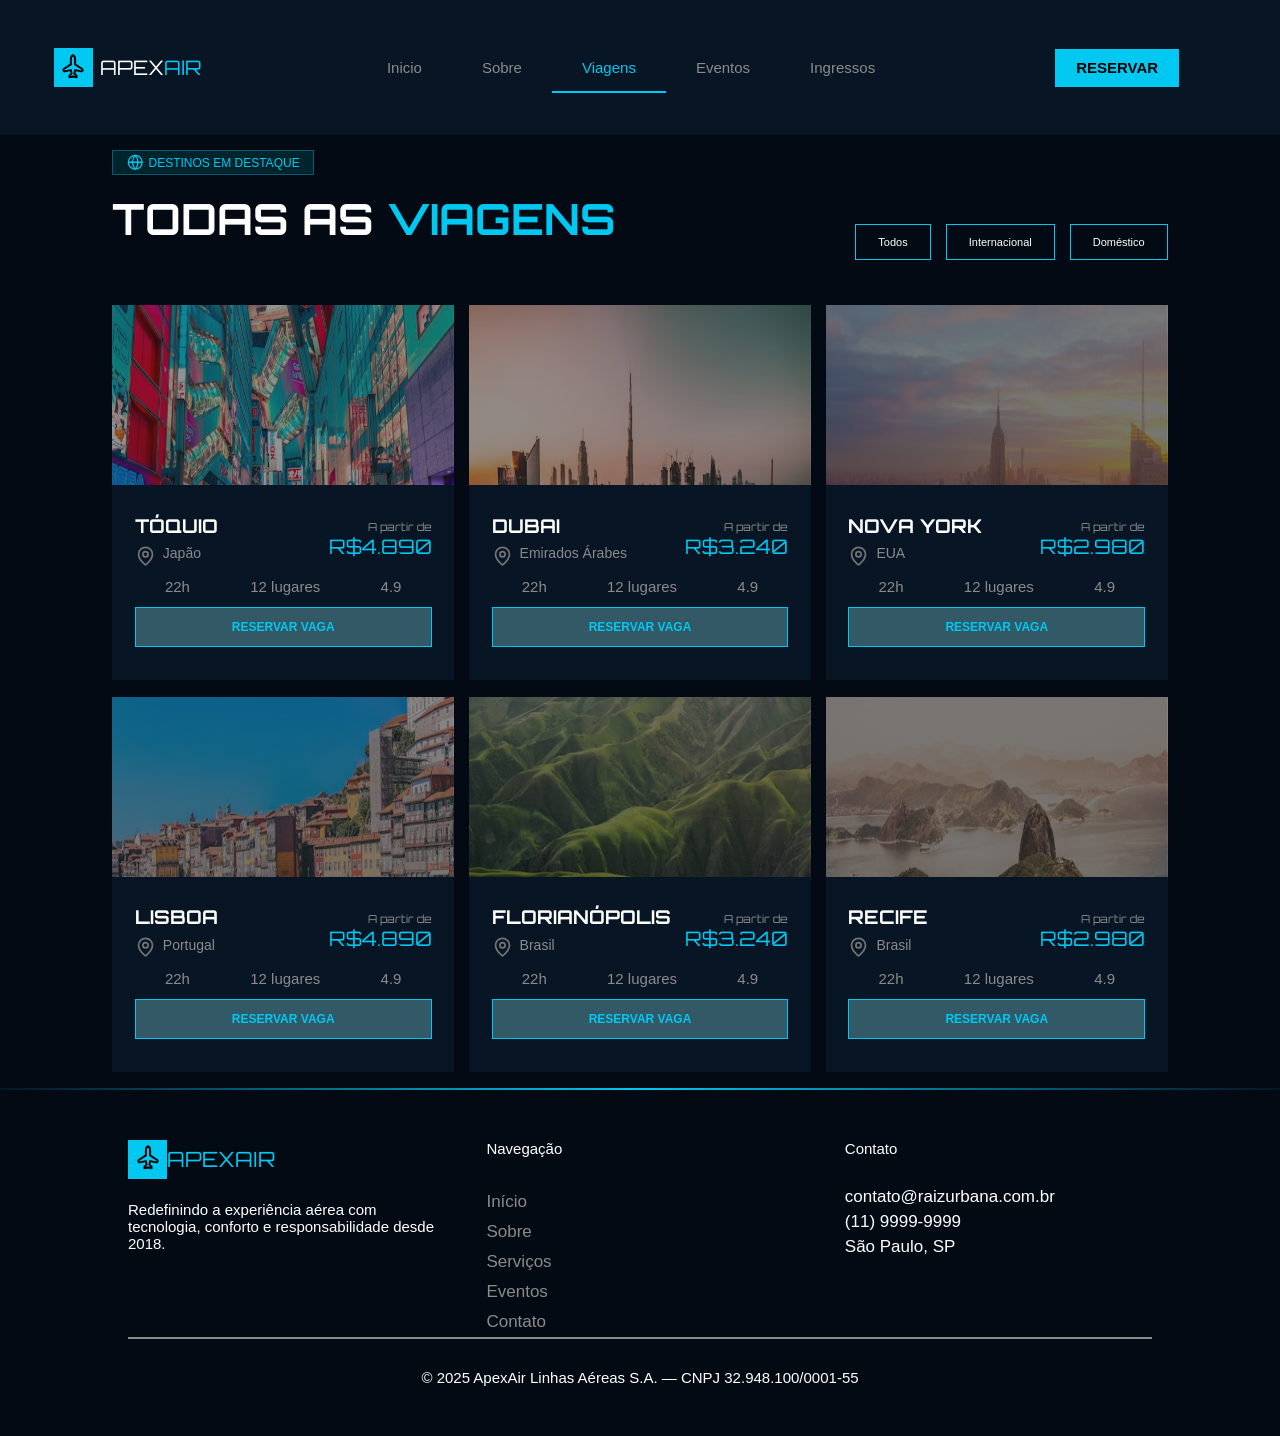
<file: paginas/viagens.html>
<!DOCTYPE html>
<html lang="pt-br">

<head>
    <meta charset="UTF-8">
    <meta name="viewport" content="width=device-width, initial-scale=1.0">
    <link rel="preconnect" href="https://fonts.googleapis.com">
    <link rel="preconnect" href="https://fonts.gstatic.com" crossorigin>
    <link href="https://fonts.googleapis.com/css2?family=Orbitron:wght@400..900&display=swap" rel="stylesheet">
    <link rel="preconnect" href="https://fonts.googleapis.com">
    <link rel="preconnect" href="https://fonts.gstatic.com" crossorigin>
    <link href="https://fonts.googleapis.com/css2?family=Outfit:wght@100..900&display=swap" rel="stylesheet">
    <link rel="preconnect" href="https://fonts.googleapis.com">
    <link rel="preconnect" href="https://fonts.gstatic.com" crossorigin>
    <link
        href="https://fonts.googleapis.com/css2?family=DM+Mono:ital,wght@0,300;0,400;0,500;1,300;1,400;1,500&display=swap"
        rel="stylesheet">
    <link rel="stylesheet" href="../CSS/cabecalho.css">
    <link rel="stylesheet" href="../CSS/css-geral.css">
    <link rel="stylesheet" href="../CSS/viagens.css">
    <link rel="stylesheet" href="../CSS/footer.css">
    <title>Viagens</title>
</head>

<body>
    <header id="container-menu" class="cabecalho"></header>
    <main class="conteudo-principal">
        <section class="sessao-eventos">
            <div class="container">
                <article class="conteudo-sessao">
                    <div class="faixa-mensagem">
                        <span class="icone"><svg xmlns="http://www.w3.org/2000/svg" width="" height=""
                                viewBox="0 0 24 24" fill="none" stroke="currentColor" stroke-width="2"
                                stroke-linecap="round" stroke-linejoin="round"
                                class="lucide lucide-globe w-4 h-4 text-[#00c8f0]">
                                <circle cx="12" cy="12" r="10"></circle>
                                <path d="M12 2a14.5 14.5 0 0 0 0 20 14.5 14.5 0 0 0 0-20"></path>
                                <path d="M2 12h20"></path>
                            </svg></span>
                        <p>Destinos em destaque</p>
                    </div>
                    <header class="cabecalho-viagens">
                        <h2 class="title-sessao"> Todas as <span class="color-blue">Viagens</span>
                        </h2>
                        <div class="botoes-item__container">
                            <form action="../js/interacao.js" class="container-menu">
                                <input type="checkbox" name="todos" id="todos">
                                <label for="todos" class="menu-cards">Todos</label>

                                <input type="checkbox" name="inter" id="inter">
                                <label for="inter" class="menu-cards">Internacional</label>

                                <input type="checkbox" name="domestico" id="domestico">
                                <label for="domestico" class="menu-cards">Doméstico</label>
                            </form>
                        </div>
                    </header>
                    <article class="container-cards">
                        <div class="card-evento card-1 todos cardInter">
                            <div class="content-card-evento">
                                <div class="info-container">
                                    <div class="informacoes-card">
                                        <p class="destino-viagem"><b>tóquio</b></p>
                                        <p class="pais"><span class="icone"><svg xmlns="http://www.w3.org/2000/svg"
                                                    width="24" height="24" viewBox="0 0 24 24" fill="none"
                                                    stroke="#737373" stroke-width="2" stroke-linecap="round"
                                                    stroke-linejoin="round"
                                                    class="lucide lucide-map-pin-icon lucide-map-pin">
                                                    <path
                                                        d="M20 10c0 4.993-5.539 10.193-7.399 11.799a1 1 0 0 1-1.202 0C9.539 20.193 4 14.993 4 10a8 8 0 0 1 16 0" />
                                                    <circle cx="12" cy="10" r="3" />
                                                </svg></span>
                                            Japão</p>
                                    </div>
                                    <div class="informacoes-card">
                                        <p class="preco-viagem">A partir de <br>
                                            <span class="preco-valor">R$4.890</span>
                                        </p>
                                    </div>
                                </div>
                                <div class="info-viagem-container">
                                    <p class="horario-viagem">22h</p>
                                    <p class="lugares-diponiveis">12 lugares</p>
                                    <p class="avaliacoes-viagem">4.9</p>
                                </div>
                                <a href="./ingressos.html" class="btn-reservas">Reservar Vaga</a>
                            </div>
                        </div>
                        <div class="card-evento card-2 todos cardInter">

                            <div class="content-card-evento">
                                <div class="info-container">
                                    <div class="informacoes-card">
                                        <p class="destino-viagem"><b>Dubai</b></p>
                                        <p class="pais"><span class="icone"><svg xmlns="http://www.w3.org/2000/svg"
                                                    width="24" height="24" viewBox="0 0 24 24" fill="none"
                                                    stroke="#737373" stroke-width="2" stroke-linecap="round"
                                                    stroke-linejoin="round"
                                                    class="lucide lucide-map-pin-icon lucide-map-pin">
                                                    <path
                                                        d="M20 10c0 4.993-5.539 10.193-7.399 11.799a1 1 0 0 1-1.202 0C9.539 20.193 4 14.993 4 10a8 8 0 0 1 16 0" />
                                                    <circle cx="12" cy="10" r="3" />
                                                </svg>
                                            </span>
                                            Emirados Árabes
                                        </p>
                                    </div>
                                    <div class="informacoes-card">
                                        <p class="preco-viagem">A partir de <br>
                                            <span class="preco-valor">R$3.240</span>
                                        </p>
                                    </div>
                                </div>
                                <div class="info-viagem-container">
                                    <p class="horario-viagem">22h</p>
                                    <p class="lugares-diponiveis">12 lugares</p>
                                    <p class="avaliacoes-viagem">4.9</p>
                                </div>
                                <a href="./ingressos.html" class="btn-reservas">Reservar Vaga</a>
                            </div>
                        </div>
                        <div class="card-evento card-3 todos cardInter">
                            <div class="content-card-evento">
                                <div class="info-container">
                                    <div class="informacoes-card">
                                        <p class="destino-viagem"><b>Nova York</b></p>
                                        <p class="pais"><span class="icone"><svg xmlns="http://www.w3.org/2000/svg"
                                                    width="24" height="24" viewBox="0 0 24 24" fill="none"
                                                    stroke="#737373" stroke-width="2" stroke-linecap="round"
                                                    stroke-linejoin="round"
                                                    class="lucide lucide-map-pin-icon lucide-map-pin">
                                                    <path
                                                        d="M20 10c0 4.993-5.539 10.193-7.399 11.799a1 1 0 0 1-1.202 0C9.539 20.193 4 14.993 4 10a8 8 0 0 1 16 0" />
                                                    <circle cx="12" cy="10" r="3" />
                                                </svg></span>
                                            EUA</p>
                                    </div>
                                    <div class="informacoes-card">
                                        <p class="preco-viagem">A partir de <br>
                                            <span class="preco-valor">R$2.980</span>
                                        </p>
                                    </div>
                                </div>
                                <div class="info-viagem-container">
                                    <p class="horario-viagem">22h</p>
                                    <p class="lugares-diponiveis">12 lugares</p>
                                    <p class="avaliacoes-viagem">4.9</p>
                                </div>
                                <a href="./ingressos.html" class="btn-reservas">Reservar Vaga</a>
                            </div>
                        </div>
                    </article>
                    <article class="container-cards">
                        <div class="card-evento card-4 todos cardInter">
                            <div class="content-card-evento">
                                <div class="info-container">
                                    <div class="informacoes-card">
                                        <p class="destino-viagem"><b>Lisboa</b></p>
                                        <p class="pais"><span class="icone"><svg xmlns="http://www.w3.org/2000/svg"
                                                    width="24" height="24" viewBox="0 0 24 24" fill="none"
                                                    stroke="#737373" stroke-width="2" stroke-linecap="round"
                                                    stroke-linejoin="round"
                                                    class="lucide lucide-map-pin-icon lucide-map-pin">
                                                    <path
                                                        d="M20 10c0 4.993-5.539 10.193-7.399 11.799a1 1 0 0 1-1.202 0C9.539 20.193 4 14.993 4 10a8 8 0 0 1 16 0" />
                                                    <circle cx="12" cy="10" r="3" />
                                                </svg></span>
                                            Portugal</p>
                                    </div>
                                    <div class="informacoes-card">
                                        <p class="preco-viagem">A partir de <br>
                                            <span class="preco-valor">R$4.890</span>
                                        </p>
                                    </div>
                                </div>
                                <div class="info-viagem-container">
                                    <p class="horario-viagem">22h</p>
                                    <p class="lugares-diponiveis">12 lugares</p>
                                    <p class="avaliacoes-viagem">4.9</p>
                                </div>
                                <a href="./ingressos.html" class="btn-reservas">Reservar Vaga</a>
                            </div>
                        </div>
                        <div class="card-evento card-5 todos cardDomestico">
                            <div class="content-card-evento">
                                <div class="info-container">
                                    <div class="informacoes-card">
                                        <p class="destino-viagem"><b>Florianópolis</b></p>
                                        <p class="pais"><span class="icone"><svg xmlns="http://www.w3.org/2000/svg"
                                                    width="24" height="24" viewBox="0 0 24 24" fill="none"
                                                    stroke="#737373" stroke-width="2" stroke-linecap="round"
                                                    stroke-linejoin="round"
                                                    class="lucide lucide-map-pin-icon lucide-map-pin">
                                                    <path
                                                        d="M20 10c0 4.993-5.539 10.193-7.399 11.799a1 1 0 0 1-1.202 0C9.539 20.193 4 14.993 4 10a8 8 0 0 1 16 0" />
                                                    <circle cx="12" cy="10" r="3" />
                                                </svg>
                                            </span>
                                            Brasil
                                        </p>
                                    </div>
                                    <div class="informacoes-card">
                                        <p class="preco-viagem">A partir de <br>
                                            <span class="preco-valor">R$3.240</span>
                                        </p>
                                    </div>
                                </div>
                                <div class="info-viagem-container">
                                    <p class="horario-viagem">22h</p>
                                    <p class="lugares-diponiveis">12 lugares</p>
                                    <p class="avaliacoes-viagem">4.9</p>
                                </div>
                                <a href="./ingressos.html" class="btn-reservas">Reservar Vaga</a>
                            </div>
                        </div>
                        <div class="card-evento card-6 todos cardDomestico">
                            <div class="content-card-evento">
                                <div class="info-container">
                                    <div class="informacoes-card">
                                        <p class="destino-viagem"><b>Recife</b></p>
                                        <p class="pais"><span class="icone"><svg xmlns="http://www.w3.org/2000/svg"
                                                    width="24" height="24" viewBox="0 0 24 24" fill="none"
                                                    stroke="#737373" stroke-width="2" stroke-linecap="round"
                                                    stroke-linejoin="round"
                                                    class="lucide lucide-map-pin-icon lucide-map-pin">
                                                    <path
                                                        d="M20 10c0 4.993-5.539 10.193-7.399 11.799a1 1 0 0 1-1.202 0C9.539 20.193 4 14.993 4 10a8 8 0 0 1 16 0" />
                                                    <circle cx="12" cy="10" r="3" />
                                                </svg></span>
                                            Brasil</p>
                                    </div>
                                    <div class="informacoes-card">
                                        <p class="preco-viagem">A partir de <br>
                                            <span class="preco-valor">R$2.980</span>
                                        </p>
                                    </div>
                                </div>
                                <div class="info-viagem-container">
                                    <p class="horario-viagem">22h</p>
                                    <p class="lugares-diponiveis">12 lugares</p>
                                    <p class="avaliacoes-viagem">4.9</p>
                                </div>
                                <a href="./ingressos.html" class="btn-reservas">Reservar Vaga</a>
                            </div>
                        </div>
                    </article>
                </article>
            </div>
        </section>
    </main>
    <div class="linha-sessao"></div>
    <footer id="footer-site">
        <div class="container-footer">
            <div class="column-footer">
                <div class="logo-footer d-flex">
                    <a href="/" class="link-logo logo">
                        <span class="caixa-icone">
                            <svg xmlns="http://www.w3.org/2000/svg" width="15" height="15" viewBox="0 0 24 24"
                                fill="none" stroke="currentColor" stroke-width="2" stroke-linecap="round"
                                stroke-linejoin="round" class="lucide lucide-plane w-4 h-4 text-[#030a14] -rotate-45"
                                data-fg-d3bl7="0.8:1.44306:/src/app/App.tsx:59:13:1560:55:e:Plane::::::EEKI"
                                data-fgid-d3bl7=":r6:">
                                <path
                                    d="M17.8 19.2 16 11l3.5-3.5C21 6 21.5 4 21 3c-1-.5-3 0-4.5 1.5L13 8 4.8 6.2c-.5-.1-.9.1-1.1.5l-.3.5c-.2.5-.1 1 .3 1.3L9 12l-2 3H4l-1 1 3 2 2 3 1-1v-3l3-2 3.5 5.3c.3.4.8.5 1.3.3l.5-.2c.4-.3.6-.7.5-1.2z">
                                </path>
                            </svg>
                        </span>
                        <p>
                            APEX<span>AIR</span>
                        </p>
                    </a>
                </div>
                <p class="subtitle-logo">
                    Redefinindo a experiência aérea com tecnologia, conforto e responsabilidade desde 2018.
                </p>
            </div>
            <div class="column-footer">
                <div class="navegacao">
                    <h3>Navegação</h3>
                    <ul class="paginas-links">
                        <li><a href="#">Início</a></li>
                        <li><a href="#">Sobre</a></li>
                        <li><a href="#">Serviços</a></li>
                        <li><a href="#">Eventos</a></li>
                        <li><a href="#">Contato</a></li>
                    </ul>
                </div>
            </div>
            <div class="column-footer">
                <div class="contato">
                    <h3>Contato</h3>
                    <p>contato@raizurbana.com.br</p>
                    <p>(11) 9999-9999</p>
                    <p>São Paulo, SP</p>
                </div>
            </div>
        </div>
        <p class="footer-copyright">© 2025 ApexAir Linhas Aéreas S.A. — CNPJ 32.948.100/0001-55</p>
    </footer>
    <script src="../js/cabecalho.js"></script>
    <script src="../js/viagens.js"></script>
</body>

</html>
</file>
<file: CSS/cabecalho.css>
.cabecalho {
    width: 100%;
    max-width: 100%;
    display: flex;
    min-height: 6em;
    height: 7em;
    background-color: var(--color-cards);
    color: var(--color-branca);

    box-shadow: 1px 10px 20px -5px #313131;

    position: fixed;
    z-index: 9999;
}

#container-menu {
    transition: height .555s ease-in-out;
}

.logo {
    width: 20%;
    height: 100%;
    max-width: 25%;
}

.logo a {
    width: 100%;
    height: 100%;

    display: flex;
    justify-content: center;
    align-items: center;
    gap: .5em;

    cursor: auto;
}

.caixa-icone {
    width: fit-content;
    height: fit-content;
    background-color: var(--color-primary);

    display: flex;
    justify-content: center;
    align-items: center;

    padding: .5em;
}

.caixa-icone svg {
    transform: rotate(-45deg);
    min-width: 1.6em;
    min-height: 1.6em;

    margin: auto;
}

.logo a p {
    color: var(--color-branca);
    font-family: Orbitron;
    font-size: 2rem;
}

.logo a>p>span {
    color: var(--color-primary);
}

.nav-bar {
    height: 100%;
    width: 80%;
    display: flex;
    justify-content: center;
    align-items: center;

    padding: 0 3em 0;
}

#menu-toggle,
.icone-hamburguer {
    display: none;
}

.menu {
    width: 100%;
    height: 100%;
    list-style-type: none;

    display: flex;
    justify-content: center;
    align-items: center;
    transition: .555s ease-out;
}

.menu a {
    color: var(--color-cinza);
    padding: 1em 2em;
    transition: .555s;
}

.menu a:hover {
    color: var(--color-branca);
}

#botao-reservar {
    text-transform: uppercase;
    font-weight: 700;
    background-color: var(--color-primary);
    transition: .333s ease-in-out;
    padding: .7em 1.4em;
    color: var(--color-preta);
    margin-left: 10em;
}

#botao-reservar:hover {
    color: var(--color-preta);
    background-color: var(--color-branca);
}

.menu-rolado {
    width: 100%;
    height: 9em;
    display: flex;
    background-color: var(--color-cards);
    color: var(--color-branca);
    box-shadow: none;

    position: fixed;
    z-index: 9999;

}

/* 
=============
Media Queries
=============
 */


@media(max-width: 1080px) {
    #botao-reservar {
        transition: .444s ease-in;
        margin-left: 5em;
    }
}

@media(max-width: 992px) {
    #botao-reservar {
        margin-left: 1em;
    }

    .menu a {
        color: var(--color-cinza);
        padding: .5em 1em;
        transition: .555s;
    }
}


@media (max-width: 768px) {

    .logo {
        width: 30%;
        padding: 1.5em 0em 1.5em 5em;
    }

    .nav-bar {
        width: 70%;
        padding: 0;
        justify-content: end;
        align-items: center;
    }

    .menu,
    a#botao-reservar {
        display: none;
    }

    label.icone-hamburguer {
        display: flex;
        font-size: 3rem;
        color: var(--color-branca);
    }

    #menu-toggle:checked+.menu {
        display: flex;
        flex-direction: column;
        width: 100%;
        height: fit-content;
        min-height: 10em;
        position: absolute;
        top: 100%;
        right: 0%;
        background-color: var(--color-primary);
        transition: .555s ease;
        justify-content: center;
    }

    .menu li {
        width: 100%;
        text-align: center;
    }

    .menu a {
        display: block;
        text-align: center;
        width: 100%;
        color: var(--color-preta);
        font-size: 1.9rem;
        padding: .5em;
    }
}
</file>
<file: CSS/css-geral.css>
* {
    padding: 0;
    margin: 0;
    box-sizing: border-box;
}

a {
    font-family: arial;
    text-decoration: none;
    color: initial;
}

img {
    width: 100%;
    height: 100%;
}

:root {
    --color-primary: #00c8f0;
    --color-secundary: #0d2240;
    --color-terciaria: #ff9900;
    --color-cards: #071525;
    --color-branca: #ffffff;
    --color-preta: #000000;
    --color-cinza: #8b8b8b;
    --color-hover: #0a1e35;
    --texto-principal: #e2eaf5;

    --cor-bordas: #00c8f01f;

    --background-geral: #030a14;
}

a.item-menu {
    border-bottom: 2px solid var(--color-primary);
    color: var(--color-primary);
}

html {
    width: 100%;
    min-height: 100vh;
    scroll-behavior: smooth;
    font-size: 62.5%;
}

body {
    width: 100%;
    max-width: 100%;
    height: 100%;
    overflow-x: hidden;
    font-size: 1.5rem;
    font-family: Arial, Helvetica, sans-serif;

    background-color: var(--background-geral);
}

.container {
    width: 100%;
    height: 100%;
    margin: 0 auto;
    padding: 0 2em 0;
    box-sizing: border-box;
}

.icone {
    width: 1.5em;
    height: 1.5em;
    margin-right: .5em;

    display: flex;
    justify-content: center;
    align-items: center;
}

.icone>svg {
    width: 100%;
    min-width: 1.3em;
    min-height: 1.3em;
}

.pad {
    padding-top: 9em;
}

.color-blue {
    color: var(--color-primary);
}

.color-yellow {
    color: var(--color-terciaria);
}

.faixa-mensagem {
    color: var(--color-primary);
    font-size: 1.1rem;
    width: fit-content;
    display: flex;
    flex-direction: row;
    align-items: center;

    padding: .3em 1.2em;
    border: 1px solid color-mix(in srgb, var(--color-primary) 34%, var(--color-secundary) 35%);
    background-color: color-mix(in srgb, var(--color-primary) 18%, var(--color-preta) 82%);
    margin-bottom: 2em;
}

.faixa-mensagem p {
    width: fit-content;
    font-size: 1.2rem;
    text-transform: uppercase;
}

.sessao .title-sessao {
    font-size: 3.5rem;
    text-transform: uppercase;
    color: var(--color-branca);
    font-family: Orbitron;
    line-height: 1;
    margin-bottom: 2rem;
}

.title-sessao {
    text-transform: uppercase;
    color: var(--color-branca);
    font-family: Orbitron;
    line-height: 1;
    font-size: 5em;
    margin-bottom: 2rem;
}

.subtitle-sessao {
    width: 45%;
    font-size: 2rem;
    color: color-mix(in srgb, var(--color-branca) 45%, var(--color-primary) 15%);
    margin-bottom: 2em;
}

.sessao {
    width: 100%;
    height: fit-content;
    min-height: 38em;
    margin: 0 auto;
}

.linha-sessao {
    width: 100%;
    height: .1em;
    padding: 0;
    background-image: linear-gradient(to right, var(--color-cards), var(--color-primary), var(--color-cards));
}

.conteudo-principal {
    width: 100%;
    height: 100%;
    max-width: 100%;
    max-height: fit-content;
    min-height: 30em;
    display: flex;
    flex-direction: column;
    align-items: center;
    justify-content: center;
    gap: 0;
    padding: 10em 0 0;
    margin: 0 auto;
}

/* MEdia querie */

@media(max-width: 768px) {
    body {
        width: 100%;
    }

    * {
        box-sizing: border-box;
    }

    .subtitle-sessao {
        width: 100%;
        font-size: 2rem;
        color:
            color-mix(in srgb, var(--color-branca) 45%, var(--color-primary) 15%);
        margin-bottom: 2em;
    }

    a.item-menu {
        border-bottom: 2px solid var(--color-cards);
        color: var(--color-branca);
    }

    .container {
        padding: .5px;
    }
}
</file>
<file: CSS/style.css>
/*
==============
Sessao inicio 
==============
*/

.sessao-inicio {
    color: var(--color-branca);
    padding-bottom: 5em;
    width: 100%;
    height: fit-content;
    min-height: 49em;
    max-width: 100%;

    background-image: linear-gradient(to right,
            #030a14, #030a14ec, #0d2240c6, #0d2240b0), url("../imagens/imagem-sessao-inicio.avif");

    background-position: center;
    background-repeat: no-repeat;
    background-size: cover;
    background-attachment: fixed;

}

.conteudo-inicio {
    margin-left: auto;
    width: 77%;
    height: 100%;

    padding: 2em 0 0;
}

.faixa-botoes {
    width: 100%;
    height: fit-content;
    display: flex;
    gap: 1.5em;

    margin-bottom: 2em;
}

.botao-r {
    width: fit-content;
    height: auto;
    padding: 1em 2em;
    color: var(--color-branca);
    font-size: 1.4rem;
    border: 1px solid var(--color-primary);
    text-transform: uppercase;
    transition: .555s ease-in-out;
}

.explorar-viagens {
    background-color: var(--color-primary);
    color: var(--color-preta);
}

.explorar-viagens:hover {
    border: 1px solid var(--color-branca);
    background-color: var(--color-branca);
}

.conhecer-apex {
    color: var(--color-primary);
    transition: .444s ease-in;
}

.conhecer-apex:hover {
    background-color: color-mix(in srgb, var(--color-primary) 22%, var(--color-hover) 15%);
}

article.box-estatisticas {
    width: 65%;
    height: 7em;
    background-color: color-mix(in srgb, var(--color-cards) 55%, var(--cor-bordas) 15%);
}

article.box-estatisticas>.container {
    padding: 0;
}

div.bloco-estisticas {
    width: 50%;
    height: 7em;
    margin: 0;
    display: flex;
    align-items: center;
    justify-content: center;
    padding: 0;
}

.estatistica-itens {
    width: 100%;
    height: 100%;
    display: flex;
    align-items: center;
    justify-content: center;
}


.estatisticas {
    width: 50%;
    height: 100%;
    max-width: 50%;

    border-right: 1px solid var(--color-hover);

    display: flex;
    flex-direction: column;
    align-items: center;
    justify-content: center;
    text-transform: uppercase;
}


.estatisticas p {
    font-size: 1.3rem;
    color: var(--color-cinza);
    font-family: Arial, Helvetica, sans-serif;
}


p.name-estatistic {
    font-family: Orbitron;
    font-weight: 600;
    color: var(--color-primary);
    font-size: 3rem;
}


/*
============
Sessao sobre
============
*/

.sessao-sobre {
    width: 100%;
    height: auto;
    max-width: 100%;
    min-height: 49em;
    background-color: var(--background-geral);
}

.sessao-sobre>div.container {
    display: flex;
    justify-content: space-between;
}

.conteudo-sobre {
    padding: 5em 0 0 7em;
    width: 50%;
    height: 100%;

    display: flex;
    flex-direction: column;
    align-items: start;
    justify-content: center;
}

.sessao-sobre .conteudo-sobre h2.title-sessao {
    font-size: 5rem;
    line-height: 1.2;
}

.sessao-sobre .conteudo-sobre p.subtitle-sessao {
    width: 100%;
    font-size: 1.8rem;
}

.caixa-cards-sobre {
    width: 100%;
    height: auto;
    min-height: 15em;

    display: flex;
    flex-direction: column;
    justify-content: center;

    gap: 1.5em;
}

.card-sobre {
    width: 90%;
    height: auto;
    min-height: 5em;
    background-color: var(--color-cards);
    border: 1px solid var(--cor-bordas);


    padding: 1em;

    display: flex;
    gap: 1.5em;
}

span.icone-card {
    display: block;
    width: 2.5em;
    height: 2.5em;
    flex-shrink: 1;
    border: 1px solid var(--color-primary);
    background-color: var(--color-hover);

    display: flex;
    justify-content: center;
    align-items: center;
}

span.icone-card svg {
    width: 1em;
    height: 1em;
    color: var(--color-primary);

}

.content-card {
    width: 80%;
    height: 100%;
    text-align: left;
    display: flex;
    flex-direction: column;
    gap: .5em;
    justify-content: center;
    align-items: center;
}

.card-sobre p {
    color: var(--color-cinza);
    width: 100%;
    font-size: 1.4rem;
    font-family: Outfit;
}

.tema-card b {
    font-weight: 600;
    color: var(--color-branca);
}


/* subsessao img flutuante */

.img-sobre {
    width: 50%;
}

.conteudo-sobre+section.img-sobre>div.container {
    display: flex;
    align-items: center;
    justify-content: center;
    padding: 4em 0 0;
}

.conteudo-subsessao-img {
    width: 80%;
    height: 90%;
    max-height: 32em;
    min-height: 30em;
    margin: auto;
    background-image: linear-gradient(to right, var(--cor-bordas), var(--color-hover),
            var(--color-cards));
    padding: .5em;
}

.img-flutuante {
    width: 100%;
    height: 100%;
    background-image: url("../imagens/img-sessao-sobre.avif");
    background-position: center;
    background-size: cover;
    background-repeat: no-repeat;
    padding: 0 0 3em;

    display: flex;
    justify-content: center;
    align-items: end;
}

.bloco-descricao-voo {
    width: 70%;
    height: auto;
    margin: 0 auto;
    padding: 1.5em;
    min-height: 5em;
    background-color: var(--color-cards);

    display: flex;
    justify-content: space-between;
    align-items: center;
}

.bloco-description {
    width: 50%;
    height: 100%;
    text-align: start;

    display: flex;
    flex-direction: column;
    gap: .5em;
}

.bloco-description+.bloco-description {
    text-align: end;
}

.bloco-description span {
    color: var(--color-cinza);
    text-transform: uppercase;
    font-size: 1.1rem;
}

.bloco-description p>b {
    color: var(--color-branca);
}

span.horario {
    font-family: Orbitron;
    font-size: 2rem;
    font-weight: 700;
    color: var(--color-primary);
}

p.tempo-viagem {
    font-size: 1.2rem;
    color: var(--color-cinza);
}

/* 
==============
Sessao eventos
==============
*/

.sessao-eventos {
    width: 100%;
    height: auto;
    min-height: 45em;
    padding: 4em 0 0;

    min-width: 100%;
    max-width: 100%;
    background-color: var(--background-geral);
}

.sessao-eventos>.container {
    padding: 0;
}

.sessao-eventos .title-sessao {
    font-size: 3rem;
}

.conteudo-sessao {
    width: 82.45%;
    margin: auto;
    box-sizing: border-box;
    height: fit-content;
}


.ver-mais {
    width: fit-content;
    height: auto;
    margin-left: auto;
    padding: 1em 2em;
    color: var(--color-primary);

    display: flex;
    gap: 1em;
}

.container-cards {
    width: 100%;
    display: flex;
    justify-content: space-between;
    align-items: center;

    gap: 1em;
    padding: 0 0 .1em;
}



.card-evento {
    width: 33.33%;
    max-width: 33.33%;
    height: auto;
    min-height: 25em;
    background-color: var(--cor-bordas);

    background-repeat: no-repeat;
    background-size: 100% 100%;
    background-position: center;
    background-origin: border-box;

    display: flex;
    flex-direction: column;
    justify-content: start;

    padding: 1.5em;

    flex-shrink: 1;
    flex-grow: 1;

    transition: .555s ease-in;
    overflow: hidden;
}

.card-evento:hover {
    background-size: 110% 110%;
    transition: background-size all .555s ease-in;
}

.card-evento.card-1 {
    background-image: linear-gradient(to top, #1b191979, #1b191979), url("../imagens/toquio.avif");
}

.card-evento.card-1:hover {
    background-image: linear-gradient(to top, #1b19199a, #1b191996), url("../imagens/toquio.avif");
}

.card-evento.card-2 {
    background-image: linear-gradient(to top, #1b191979, #1b191979), url("../imagens/dubai.avif");
}

.card-evento.card-2:hover {
    background-image: linear-gradient(to top, #1b19199a, #1b191996), url("../imagens/dubai.avif");
}

.card-evento.card-3 {
    background-image: linear-gradient(to top, #1b19199a, #1b191996), url("../imagens/nova-york.avif");
}

.card-evento.card-3:hover {
    background-image: linear-gradient(to top, #1b19199a, #1b191996), url("../imagens/nova-york.avif");
}

/* conteudo card eventos */

.mensagem-card {
    width: 100%;
    height: auto;
    min-height: 20%;
}

.mensagem-card p {
    width: fit-content;
    padding: .2em 1em;
    font-size: 1.1rem;
    background-color: var(--color-terciaria);
}

.content-card-evento {
    width: 100%;

    margin-top: auto;

    display: flex;
    justify-content: center;
    align-items: end;
}

.informacoes-card {
    width: 60%;
    text-align: start;
}

.informacoes-card+.informacoes-card {
    width: 50%;
    text-align: end;
}

.informacoes-card .pais {
    display: flex;
    color: var(--color-cinza);
    font-size: 1.6rme;
}

.informacoes-card>.destino-viagem {
    width: 100%;
    height: 50%;

    text-transform: uppercase;
    font-family: Orbitron;
    color: var(--color-branca);
    font-size: 1.9rem;
    font-weight: 700;
}

.preco-viagem {
    font-size: 1.1rem;
    color: var(--color-cinza);
    font-family: Orbitron;
}

.preco-viagem>span.preco-valor {
    font-size: 2rem;
    color: var(--color-primary);
}



/* 
================
Sessao descontos
 e promoções
================
*/

.sessao-promo {
    width: 100%;
    height: auto;
    min-height: 40em;
    background-image: linear-gradient(to top, #1b1919ec, #1b1919ef), url("../imagens/sessao-desconto.avif");
    background-repeat: no-repeat;
    background-size: cover;
    background-position: center;
    background-attachment: fixed;
    text-align: center;
    padding: 5em 3em 3em;
}

.sessao-promo>.container {
    display: flex;
    flex-direction: column;
    justify-content: center;
    align-items: center;
    gap: 2em;
}

.sessao-promo .title-sessao {
    font-size: 5.5rem;
}

.sessao-promo .subtitle-sessao {
    font-size: 1.4rem;
}

.sessao-promo .btn-desconto {
    padding: 1em 2em;
    color: var(--color-preta);
    font-size: 1.8rem;
    background-color: var(--color-terciaria);
    display: flex;
    transition: .757s;
}

.sessao-promo .btn-desconto:hover {
    padding: 1em 2em;
    color: var(--color-preta);
    background-color: var(--color-branca);
}

.sessao-promo .btn-desconto>strong {
    font-weight: 600;
}

.sessao-promo .btn-desconto span.seta-esquerda {
    display: inline-block;
    border-width: 2px 2px 0px 0px;
    border-style: solid;
    border-color: #000;

    width: fit-content;
    height: fit-content;
    padding: .2em .2em;
    transform: rotate(45deg)
}

/* 
==============
Media Queries
==============
*/

@media(max-width: 1080px) {
    .container {
        padding: 2em 0;
    }

    .conteudo-inicio {
        margin-left: auto;
        width: 87%;
        height: 100%;
        padding: 2em 0 0;
        transition: .555s ease-in;
    }

    .sessao-sobre {
        padding: 1em 0 1em;
    }

    .sessao-eventos {
        width: 100%;
        height: auto;
        min-height: 45em;
        min-width: 100%;
        max-width: 100%;
        transition: .656s ease-out;
        background-color: var(--background-geral);
        padding: 1em 2em 2em;
    }
}

@media(max-width: 992px) {
    .container-cards {
        flex-direction: column;
    }

    .card-evento {
        width: 100%;
        max-width: 100%;
    }

    .sessao-sobre .conteudo-sobre p.subtitle-sessao {
        width: 90%;
    }

    .conteudo-sobre {
        padding: 5em 0 0 0;
    }
}

@media(max-width: 880px) {
    .sessao-sobre>.container {
        flex-direction: column;
        padding: 0;
    }

    .sessao-inicio .title-sessao {
        width: 100%;
        font-size: 2.5rem;
        margin-left: .5em;
    }

    div.conteudo-inicio {
        width: 100%;
    }

    .faixa-botoes {
        width: 100%;
        height: fit-content;
        display: flex;
        flex-wrap: wrap;
        gap: 1.5em;
        margin-bottom: 2em;
    }

    .botao-r {
        flex-shrink: 1;
        flex-grow: 1;
    }

    .conteudo-sobre,
    .img-sobre {
        width: 100%;
        height: fit-content;
        padding: 1em .5em;

        display: flex;
        flex-direction: column;
        justify-content: center;
        align-items: center;
        padding: 0;
    }

    .card-sobre {
        width: 90%;
        margin: auto;
    }

    .conteudo-sobre {
        padding: 5em 3em;
    }

    .img-flutuante {
        width: 100%;
        min-height: 30em;
    }
}

@media(max-width: 768px) {

    .sessao-inicio .title-sessao {
        width: 100%;
        font-size: 4.5rem;
        margin-left: .5em;
    }

    .conteudo-inicio {
        width: 100%;
        padding: .5em !important;
    }


    article.box-estatisticas {
        width: 65%;
        height: auto;
        min-height: 8em;
        margin: 0 auto;
        background-color:
            color-mix(in srgb, var(--color-cards) 55%, var(--cor-bordas) 15%);
    }

    article.box-estatisticas>.container {
        padding: 0;
        min-height: 8em;
    }

    .estatistica-itens {
        height: auto;
        min-height: 8em;
        flex-direction: column;
        flex-wrap: wrap;
    }

    .conteudo-sessao {
        padding: 5em 0 0 0;
        margin: 0 auto;
        justify-content: center;
        display: flex;
        flex-direction: column;
    }

    .sessao-eventos {
        padding: 0 0 5em;
    }

    .sessao-eventos>.container {
        padding: 0;
    }

    .sessao-sobre .conteudo-sobre h2.title-sessao {
        font-size: 3.5rem;
    }

    .sessao-promo .title-sessao {
        font-size: 3.5rem;
    }


    .container>.estatistica-itens>.bloco-estisticas {
        width: 100%;
        height: 7em;
        margin: 0;
        display: flex;
        align-items: center;
        justify-content: center;
        padding: 0;
    }

    .estatisticas {
        width: 50%;
    }
}

@media (max-width: 768px) {
    .sessao-inicio .title-sessao {
        width: 100%;
        max-width: 100%;
        font-size: 4.5rem;
        margin: 0;
    }
}
</file>
<file: CSS/footer.css>
footer#footer-site {
    width: 100%;
    height: auto;
    padding: 0 0 5rem;
    margin: auto;
    background-color: var(--background-geral) !important;
    color: var(--color-branca);
    text-align: center;
}

.container-footer {
    max-width: 100%;
    width: 80%;
    margin: 0 auto 3rem;
    height: 80%;
    border-bottom: 2px solid var(--color-cinza);
    display: flex;
    justify-content: space-between;
    flex-wrap: wrap;
}

.column-footer {
    width: 30%;
    height: 100%;
    justify-items: start;
    text-align: left;
    padding: 5rem 0 0;
    display: flex;
    flex-direction: column;
}

.subtitle-logo {
    margin-top: 1.5em;
}

.link-logo {
    display: flex;
    align-items: center;
}

.link-logo p {
    font-family: Orbitron;
    font-size: 2.1rem;
    color: var(--color-primary);
}

.contato {
    width: 100%;
    min-height: 100%;
    height: 100%;
}


.navegacao {
    width: 100%;
    height: 100%;
}

.navegacao h3,
.contato h3 {
    font-weight: 500;
    font-size: var(--tamamho-subtitulos);
    color: var(--color-bordas);
    margin: 0 0 3rem;
}

.paginas-links {
    list-style-type: none;
    display: flex;
    flex-flow: column wrap;
}

.paginas-links li a {
    display: block;
    font-size: 1.7rem;
    padding: .5rem 0;
    color: var(--color-cinza);
}

.paginas-links li a:hover {
    background-color: #1f2937;
    color: var(--texto-principal);
}

.contato p {
    font-size: 1.7rem;
    margin-bottom: .5rem;
}

.footer-copyright {
    margin: auto;
    font-size: 1.5rem;
    text-align: center;
}



@media (max-width: 768px) {
    .footer-site {
        height: auto;
        text-align: left;
    }

    .column-footer {
        width: 100%;
        text-align: left;
        padding: 1.5em .5em .5em;
    }

    .container-footer {
        width: 90%;
        text-align: left;
        display: flex;
        flex-direction: column;
        align-items: start;
    }

    .footer-copyright {
        margin: 3rem auto 3rem;
        font-size: 1.5rem;
        text-align: center;
    }

}

@media (min-width: 768px) and (max-width: 991px) {

    .footer-site {
        height: auto;
        text-align: left;
    }

    .container-footer {
        width: 90%;
        text-align: left;
        display: flex;
        flex-direction: column;
        align-items: start;
    }

    .column-footer {
        text-align: left;
        padding: 0;
    }

    .footer-copyright {
        margin: 3rem auto 3rem;
        font-size: 1.5rem;
        text-align: center;
    }
}
</file>
<file: CSS/eventos.css>
.cabecalho-sessao {
    width: 87%;
    height: fit-content;
    margin: 0 auto;
    padding: 2em 0;
}

.sessao-eventos_inicio .container-cards {
    width: 87%;
    height: fit-content;
    min-height: 30em;
    margin: 0 auto;
    display: flex;
    flex-direction: column;
    justify-content: center;
    align-items: center;
    gap: 3em;

    padding-bottom: 5em;
}

.sessao-eventos_inicio .subtitle-sessao {
    font-size: 1.5rem;
}

.card-evento {
    width: 100%;
    height: 13em;
    margin: 0 auto;
    display: flex;
    gap: 0;

    color: var(--color-cinza);

    background-color: var(--color-cards);
    border: 0.01em solid color-mix(in srgb, var(--color-primary) 15%, var(--color-preta) 45%);
}

.bloco-img {
    width: 25%;
    height: 100%;
    padding: .1em;
    margin: 0;
}

.bloco-img img {
    opacity: .7;
    transition: .755s ease-out;
}

.card-evento:hover .bloco-img img {
    opacity: 1;
}

.conteudo-card {
    width: 75%;
    height: 100%;
    padding: 0;
}

.conteudo-card>.container {
    padding: 1.5em 2em;

    display: flex;
    flex-direction: column;
    align-items: start;
    justify-content: start;
    gap: 1em;
}

.linha-inicial__container {
    width: fit-content;
    height: fit-content;
    min-height: 2em;
    padding: .5em 0;
    font-size: 1.3rem;

    display: flex;
    align-items: center;
    gap: 1em;
}

.ind-card {
    padding: .5em .6em;
    color: var(--color-preta);
    background-color: var(--color-primary);
}

.title-card {
    width: 100%;
    height: auto;
    padding: 0;
    font-size: 2rem;
    font-family: Orbitron;
    color: var(--color-branca);
    text-transform: uppercase;
    font-weight: 800;
}

.subtitle-card {
    font-size: 1.3rem;
    color: var(--color-cinza-claro);
}

.viagem-card__container,
.informacoes-viagem {
    display: flex;
    flex-direction: row;
}

.viagem-card__container {
    width: 100%;
}

.informacoes-viagem {
    width: 60%;
    min-width: 60%;
    max-width: 60%;
    width: fit-content;
    color: var(--color-cinza-claro);
    font-size: 1.3rem;
    gap: 2em;
}

.container-btn {
    margin-left: auto;
    width: 40%;

    display: flex;
    justify-content: end;
    align-items: end;
}

.btn-inscrever-se {
    width: fit-content;
    padding: .5em 2em;
    font-size: 1.6rem;
    background-color: transparent;
    border: 1px solid var(--color-primary);
    color: var(--color-primary);

    transition: .777s ease-in-out;
    display: flex;
    align-items: center;
    gap: .5em;

}

.btn-inscrever-se:hover {
    background-color: var(--color-primary);
    color: var(--color-preta);
}

.seta-esquerda {
    display: inline-block;
    padding: .2em .2em;
    border-width: 1px 1px 0 0;
    border-style: solid;
    border-color: var(--color-primary);
    transform: rotate(45deg);
    width: fit-content;
    height: fit-content;
}

a.btn-inscrever-se:hover span.seta-esquerda {
    border-width: 1px 1px 0 0;
    border-style: solid;
    border-color: var(--color-preta);
    transition: .777s ease-in-out;
}

/* 
=============
Media Queries
=============
*/

@media(max-width: 992px) {}



/* ************************************************************** */

@media(max-width: 768px) {}
</file>
<file: CSS/sobre.css>
/* 
===================
Sessao nossa missao
===================
*/

.sessao-nossa-missao {
    width: 100%;
    height: fit-content;
    min-height: 45em;
    margin: 0 auto 1em;
}

.sessao-nossa-missao .conteudo-cabecalho-sessao {
    width: 80%;
    height: fit-content;
    padding: 1em .5em 0;
    margin: 0 auto 5em;
}

.conteudo-cabecalho-sessao .title-sessao {
    font-size: 5rem;
}

.conteudo-nossa-missao {
    width: 100%;
    height: fit-content;
    padding: 0 0 1em;
    display: flex;
}

.conteudo-img {
    width: 50%;
    height: 25em;
    padding: 0 5em;
}

.sobre-associacao {
    width: 50%;
    padding-right: 10%;
}

.sobre-associacao h2.title-sessao {
    font-size: 3.5rem;
}

.sobre-associacao p {
    width: 100%;
    height: fit-content;
    font-size: 1.5rem;
}

/* 
=====================
Sessao nossos valores
=====================
*/

.sessao-nossos-valores {
    height: auto;
    min-height: 35em;
    text-align: center;
}

.sessao-nossos-valores>.container {
    padding: 5em 0 1em;
    display: flex;
    flex-direction: column;
    align-items: center;
    justify-content: center;
}

.sessao-nossos-valores .container-cards {
    width: 80%;
    max-width: 80%;
    height: fit-content;
    min-height: 15em;

    display: flex;
    align-items: center;
    justify-content: space-between;
    gap: 1em;
    color: var(--color-branca);
}

.topicos-cards {
    width: 24%;
    height: fit-content;
    min-height: 12em;
    text-align: left;

    display: flex;
    flex-direction: column;
    justify-content: center;
    align-items: start;
    padding-left: .8em;
    gap: .7em;

    background-color: var(--color-cards);
}

.topicos-cards h3 {
    font-family: Orbitron;
    text-transform: uppercase;
    font-weight: 500;
}

.topicos-cards p {
    font-family: Arial, Helvetica, sans-serif;
    font-size: 1.5rem;
    color: var(--color-cinza);
}

/* 
===============
Sessao historia
===============
*/

.sessao-historia>.container {
    display: flex;
    flex-direction: column;
    justify-content: center;
    align-items: center;

    padding: 5em;
}

div.linha-tempo__container {
    width: 80%;
    height: fit-content;
    min-height: 15em;
    padding: 3em 0 2em;
    margin: 0 auto;

    display: flex;
    flex-direction: column;
    gap: 2em;

    color: var(--color-branca);
}

.linha-tempo-item {
    width: 100%;
    height: 7em;
    text-align: start;

    margin: 0 auto;
    padding: 0;

    align-items: center;
}

.linha-tempo__esquerda {
    display: flex;
    flex-direction: row;
}

.linha-tempo__direita {
    flex-direction: row-reverse;
    display: flex;
}


.linha-tempo__conteudo {
    width: 90%;
    height: 100%;
    padding: 2em;
    background-color: var(--color-cards);
    font-family: Outfit;
    border: 0.01em solid color-mix(in srgb, var(--color-primary) 15%, var(--color-preta) 60%);
}


.linha-tempo__ano {
    padding-top: .3em;
    width: 10%;
    height: 100%;
    text-align: center;
    font-family: Orbitron;
    color: var(--color-primary);
    font-size: 1.4rem;
}

.linha-tempo__conteudo h3 {
    text-transform: uppercase;
    font-size: 1.3rem;
    margin-bottom: .5em;
}

.linha-tempo__conteudo p {
    font-size: 1.1rem;
    color: var(--color-cinza);
}

@media (max-width: 768px) {
    .container {
        padding: 0 20px 0;
    }
}
</file>
<file: CSS/viagens.css>
.sessao-eventos {
    width: 100%;
    height: auto;
    min-height: 45em;

    min-width: 100%;
    max-width: 100%;
    background-color: var(--background-geral);
}

.sessao-eventos>.container {
    padding: 0;
}

.sessao-eventos .title-sessao {
    font-size: 4.3rem;
}

.conteudo-sessao {
    width: 82.45%;
    margin: auto;
    box-sizing: border-box;
    height: fit-content;
}

.cabecalho-viagens {
    width: 100%;
    height: auto;
    margin: 0 auto 3em;
    display: flex;
    justify-content: flex-end;
    align-items: flex-end;
}


.botoes-item__container {
    color: var(--color-branca);
    width: 40%;
    text-align: end;
    height: 100%;
    margin-left: auto;

    display: flex;
    justify-content: end;
    align-items: flex-end;
}

form.container-menu {
    display: flex;
    justify-content: end;
    align-items: flex-end;
    gap: 1em;
}

form.container-menu label {
    padding: 1em 2em;
    font-size: 1.1rem;
    background-color: var(--background-geral);
    border: 1px solid var(--color-primary);
}

form.container-menu input {
    display: none;
}

label.ativo {
    background-color: var(--color-primary);
    color: var(--color-preta);
}

article.container-cards {
    width: 100%;
    display: flex;
    justify-content: start;
    align-items: center;

    gap: 1em;
    padding: 0 0 .1em;
    margin-bottom: 1em;

    transition: .555s ease-in-out;
}



.card-evento.card-1 {
    background-image: linear-gradient(to top, #1b191979, #1b191979), url("../imagens/toquio.avif");
}

.card-evento.card-1:hover {
    background-image: linear-gradient(to top, #1b19199a, #1b191996), url("../imagens/toquio.avif");
}

.card-evento.card-2 {
    background-image: linear-gradient(to top, #1b191979, #1b191979), url("../imagens/dubai.avif");
}

.card-evento.card-2:hover {
    background-image: linear-gradient(to top, #1b19199a, #1b191996), url("../imagens/dubai.avif");
}

.card-evento.card-3 {
    background-image: linear-gradient(to top, #1b19199a, #1b191996), url("../imagens/nova-york.avif");
}

.card-evento.card-3:hover {
    background-image: linear-gradient(to top, #1b19199a, #1b191996), url("../imagens/nova-york.avif");
}

.card-evento.card-4 {
    background-image: linear-gradient(to top, #1b19199a, #1b191979), url("../imagens/card-lisboa.avif");
}

.card-evento.card-4:hover {
    background-image: linear-gradient(to top, #1b19199a, #1b191996), url("../imagens/card-lisboa.avif");
}

.card-evento.card-5 {
    background-image: linear-gradient(to top, #1b19199a, #1b191996), url("../imagens/florianopolois.avif");
}

.card-evento.card-5:hover {
    background-image: linear-gradient(to top, #1b19199a, #1b191996), url("../imagens/florianopolois.avif");
}

.card-evento.card-6 {
    background-image: linear-gradient(to top, #1b19199a, #1b191996), url("../imagens/Rio-de-janeiro.avif");
}

.card-evento.card-6:hover {
    background-image: linear-gradient(to top, #1b19199a, #1b191996), url("../imagens/Rio-de-janeiro.avif");
}

/* conteudo card eventos */
.card-evento {
    width: 33.33%;
    max-width: 33.33%;
    height: auto;
    min-height: 25em;
    background-color: var(--cor-bordas);

    background-repeat: no-repeat;
    background-size: 100% 100%;
    background-position: center;
    background-origin: border-box;

    display: flex;
    flex-direction: column;
    justify-content: end;
    align-items: center;

    flex-shrink: 1;
    flex-grow: 1;

    transition: .555s ease-in;
    overflow: hidden;
}

.card-evento:hover {
    background-size: 110% 110%;
    transition: background-size all .555s ease-in;
}

.content-card-evento {
    width: 100%;
    min-height: 13em;

    display: flex;
    flex-direction: column;
    justify-content: center;
    align-content: space-between;
    align-items: start;
    padding: .5em 1.5em 0;

    background-color: var(--color-cards);
}

.info-container {
    width: 100%;
    height: 50%;
    display: flex;
    justify-content: center;
    align-items: center;
}

.informacoes-card {
    width: 60%;
    text-align: start;

    display: flex;
    flex-direction: column;
    gap: .5em;
}

.informacoes-card+.informacoes-card {
    width: 50%;
    text-align: end;
}

.informacoes-card .pais {
    display: flex;
    color: var(--color-cinza);
    font-size: 1.4rem;
}

.informacoes-card>.destino-viagem {
    width: 100%;
    height: 50%;

    text-transform: uppercase;
    font-family: Orbitron;
    color: var(--color-branca);
    font-size: 1.9rem;
    font-weight: 700;
}

.preco-viagem {
    font-size: 1.1rem;
    color: var(--color-cinza);
    font-family: Orbitron;
}

.preco-viagem>span.preco-valor {
    font-size: 2rem;
    color: var(--color-primary);
}

.info-viagem-container {
    margin-top: .8em;
    width: 100%;
    display: flex;
    justify-content: space-around;
    color: var(--color-cinza);
}

.btn-reservas {
    text-transform: uppercase;
    font-weight: 600;
    font-size: 1.2rem;
    font-family: Arial, helvetica, sans-serif;
    margin: 1em auto;
    width: 100%;
    height: fit-content;
    text-align: center;
    color: var(--color-primary);
    background: color-mix(in srgb, var(--color-primary) 15%, var(--color-cinza) 35%);
    border: 1px solid var(--color-primary);
    padding: 1em 0;
}

.btn-reservas:hover {
    transition: .555s ease-in-out;
    background-color: var(--color-primary);
    color: var(--color-preta);
}

/* 
=============
Media Queries
=============
*/

@media(max-width: 992px) {
    article.container-cards {
        flex-direction: column;
    }

    .card-evento {
        width: 95%;
        max-width: 100%;
    }
}
</file>
